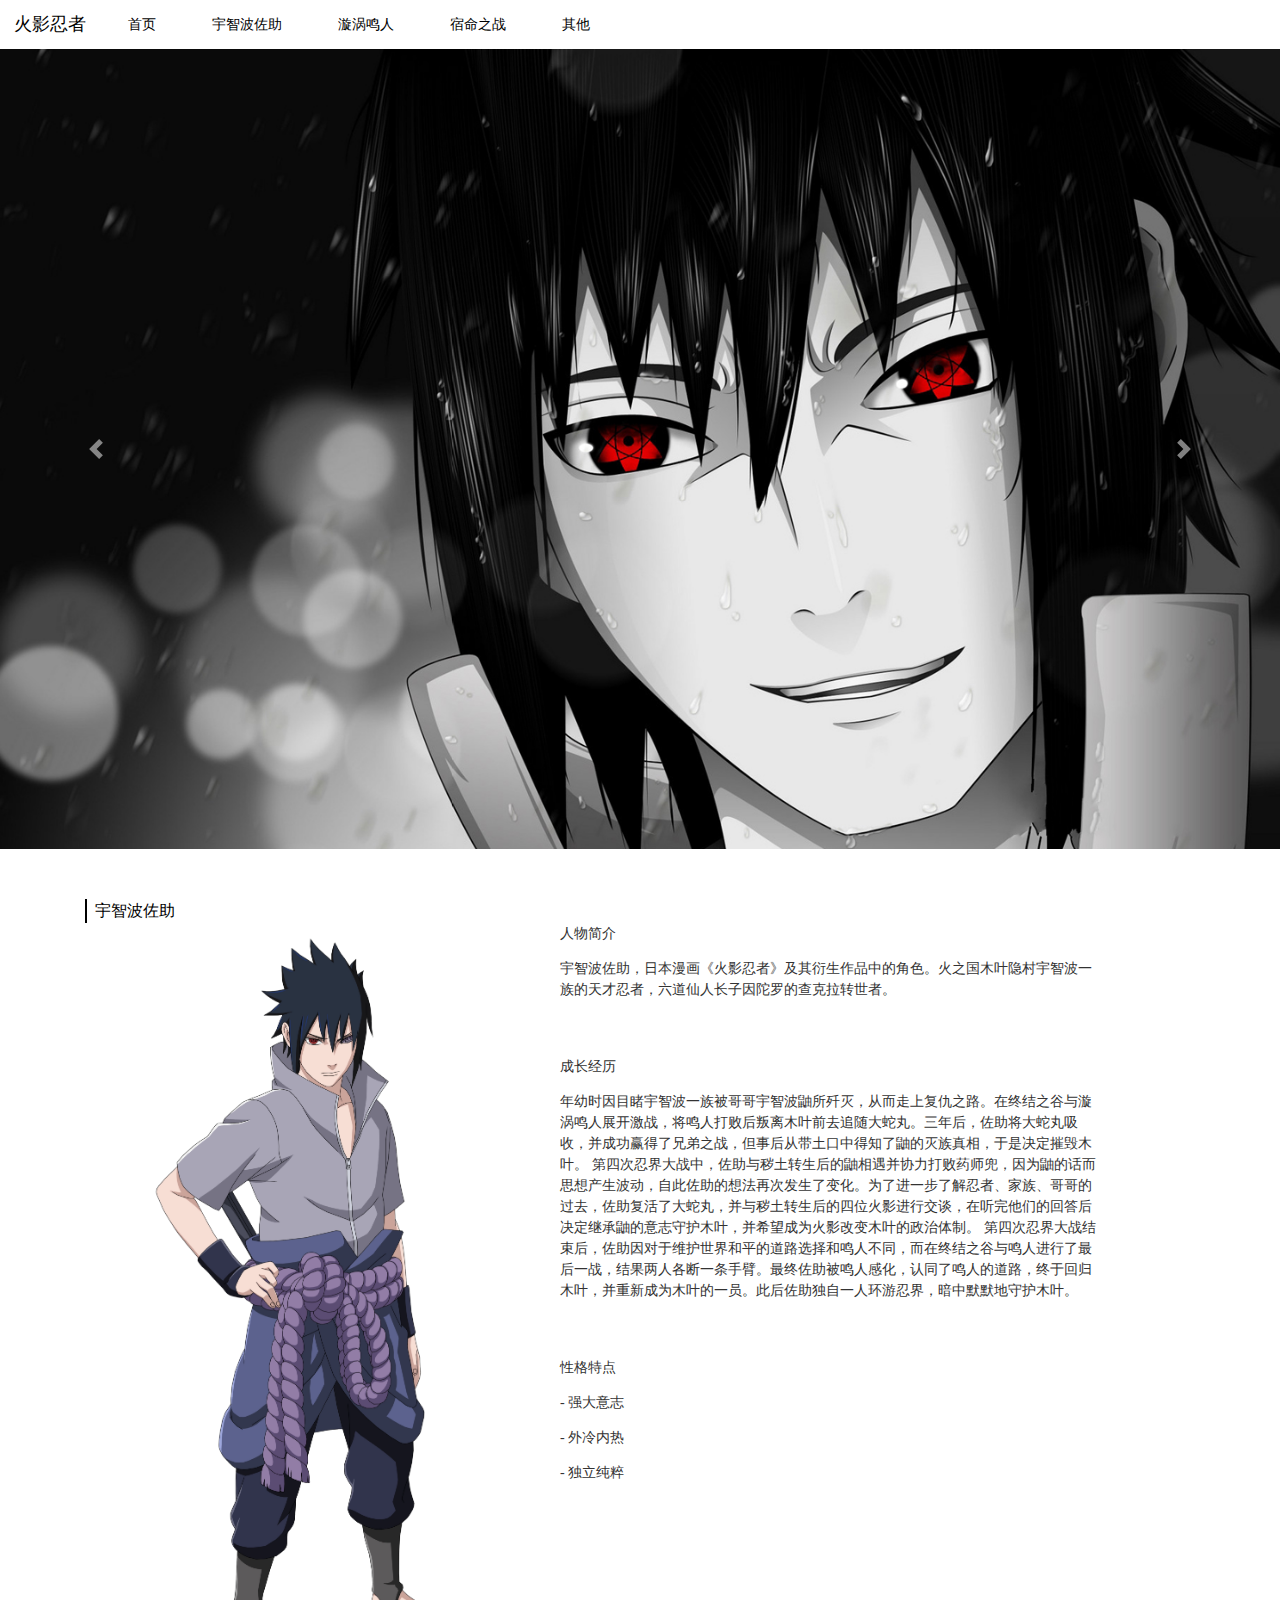
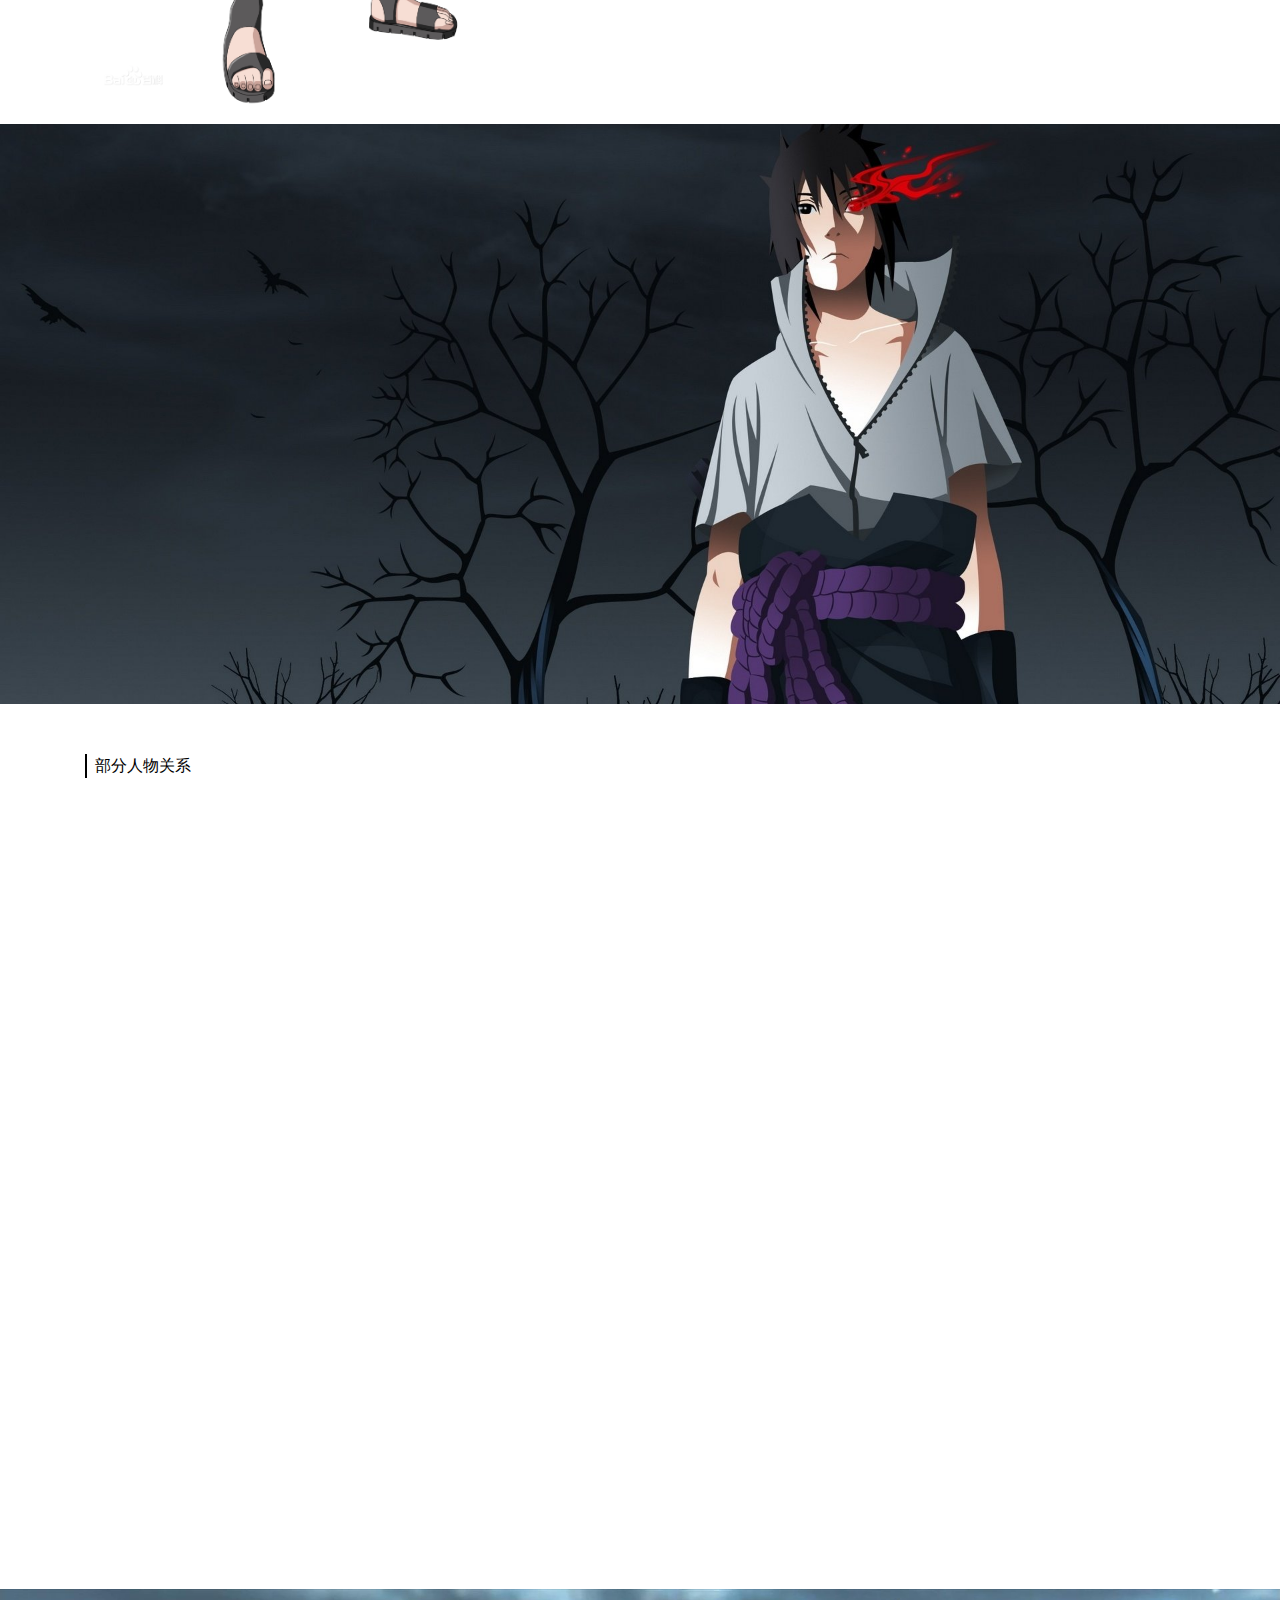
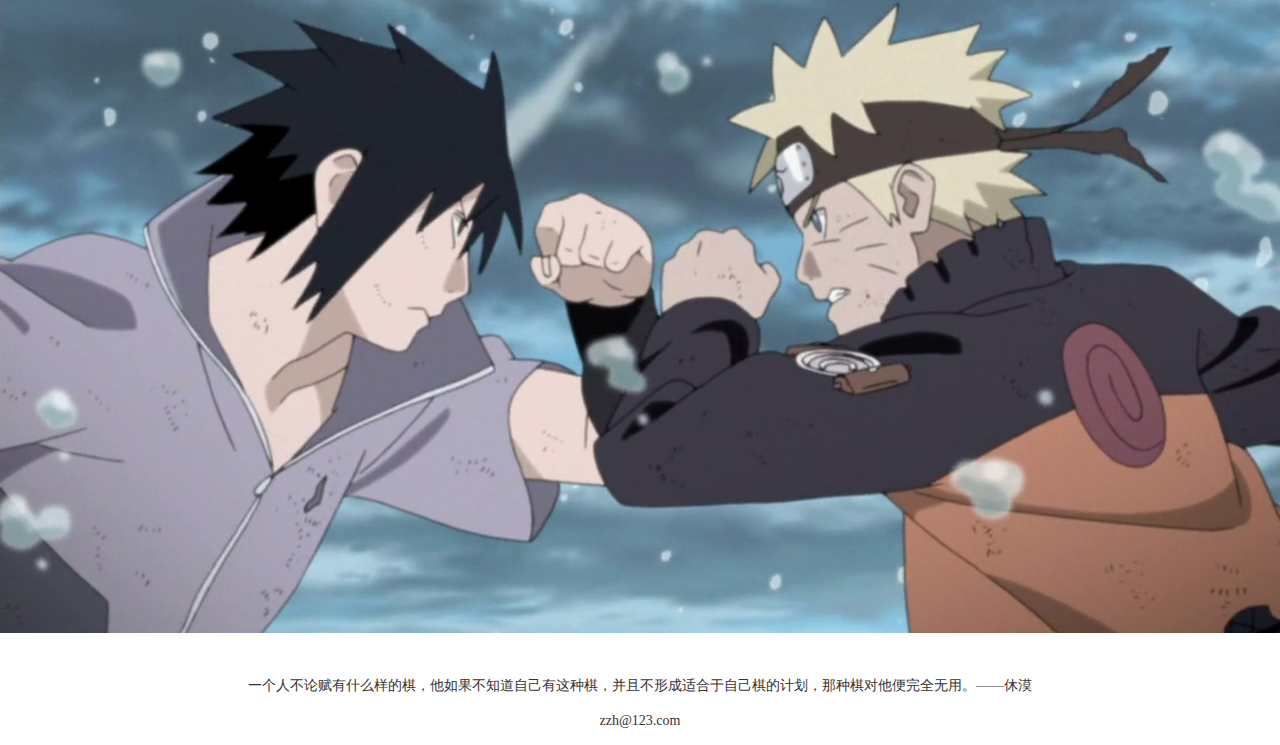
<file: Azzh Web1/index.html>
<!DOCTYPE html>
<html>
	<head>
		<meta charset="utf-8" />
		<meta name="viewport" content="width=device-width, initial-scale=1, shrink-to-fit=no">
		<title>Azglo-zh Web</title>
		<link rel="stylesheet" type="text/css" href="bootstrap/css/bootstrap.css" media="all"/>
		<link rel="stylesheet" type="text/css" href="css/style.css" media="all"/>
		<link rel="stylesheet" type="text/css" href="css/animate.css" media="all"/>
	</head>
	<body >
		<header>
			<!--Navbar-->
			<nav class="navbar navbar-expand-lg navbar-dark primary-color">
			  <!-- Navbar brand -->
			  <a class="navbar-brand" style="color: black;" href="#">火影忍者</a>
			  <!-- Collapse button -->
			  <button class="navbar-toggler" type="button" data-toggle="collapse" data-target="#basicExampleNav"
				aria-controls="basicExampleNav" aria-expanded="false" aria-label="Toggle navigation">
				<span class="navbar-toggler-icon"></span>
			  </button>
			  <!-- Collapsible content -->
			  <div class="collapse navbar-collapse" id="basicExampleNav">
				<!-- Links -->
				<ul class="navbar-nav mr-auto">
				  <li class="nav-item active">
					<a class="nav-link" style="color: black;" href="./shouye.html">首页
					</a>
				  </li>
				  <li class="nav-item">
					<a class="nav-link" style="color: black;" href="./index.html">宇智波佐助
						<span class="sr-only">(current)</span>
					</a>
				  </li>
				  <li class="nav-item">
					<a class="nav-link" style="color: black;" href="./index1.html">漩涡鸣人</a>
				  </li>
				  <!-- Dropdown -->
				  <li class="nav-item">
					<a class="nav-link"  style="color: black;" href="./jiban.html">宿命之战</a>
				  </li>
				  <li class="nav-item">
					<a class="nav-link" style="color: black;" href="./qita.html">其他</a>
				  </li>
				</ul>
				<!-- Links -->
			  </div>
			  <!-- Collapsible content -->
			</nav>
			<!--/.Navbar-->
		  </header>
		
		
        <div id="carouselExampleFade" class="carousel slide carousel-fade" data-ride="carousel">
        	<div class="carousel-inner">
        		<div class="carousel-item active">
        			<img src="./img/zz1.jpg" class="d-block w-100" alt="..." height="800" >
        		</div>
        		<div class="carousel-item">
        			<img src="./img/zz2.jpg" class="d-block w-100" alt="..." height="800">
        		</div>
        	</div>
        	<a class="carousel-control-prev" href="#carouselExampleFade" role="button" data-slide="prev">
        		<span class="carousel-control-prev-icon" aria-hidden="true"></span>
        		<span class="sr-only">Previous</span>
        	</a>
        	<a class="carousel-control-next" href="#carouselExampleFade" role="button" data-slide="next">
        		<span class="carousel-control-next-icon" aria-hidden="true"></span>
        		<span class="sr-only">Next</span>
        	</a>
        </div>
        
        

        <div class="container zylimg zylMarTop">
        	<div class="row wow slideInUp">
        		<div class="col-md-12">
        			<div class="zylTitle">宇智波佐助</div>
        		</div>
        		<div class="col-md-5">
        			<img src="./img/二柱子全身像.webp" />
        		</div>
        		<div class="col-md-6">
        			<p>人物简介</p>
        			<p>宇智波佐助，日本漫画《火影忍者》及其衍生作品中的角色。火之国木叶隐村宇智波一族的天才忍者，六道仙人长子因陀罗的查克拉转世者。</p>
					<br>
					<br>
        			<p>成长经历</p>
        			<p>年幼时因目睹宇智波一族被哥哥宇智波鼬所歼灭，从而走上复仇之路。在终结之谷与漩涡鸣人展开激战，将鸣人打败后叛离木叶前去追随大蛇丸。三年后，佐助将大蛇丸吸收，并成功赢得了兄弟之战，但事后从带土口中得知了鼬的灭族真相，于是决定摧毁木叶。
						第四次忍界大战中，佐助与秽土转生后的鼬相遇并协力打败药师兜，因为鼬的话而思想产生波动，自此佐助的想法再次发生了变化。为了进一步了解忍者、家族、哥哥的过去，佐助复活了大蛇丸，并与秽土转生后的四位火影进行交谈，在听完他们的回答后决定继承鼬的意志守护木叶，并希望成为火影改变木叶的政治体制。
                         第四次忍界大战结束后，佐助因对于维护世界和平的道路选择和鸣人不同，而在终结之谷与鸣人进行了最后一战，结果两人各断一条手臂。最终佐助被鸣人感化，认同了鸣人的道路，终于回归木叶，并重新成为木叶的一员。此后佐助独自一人环游忍界，暗中默默地守护木叶。
					</p>
					<br>
					<br>
        			<p>性格特点</p>
        			<p>- 强大意志</p>
        			<p>- 外冷内热</p>
        			<p>- 独立纯粹</p>
        		</div>
        	</div>
        </div>
        
        

        <div style="background-image: url(./img/zz4.jpg); background-size: cover;" class="zuozhu">
			<div class="container zylPadTop wow slideInUp">
				<div class="row">
					<div class="col-md-12">
						<div class="zylTitle">背景及信息</div>
					</div>
					<div class="col-md-7">
						<div class="zylPadTop">
							<p>背景</p>
							<p> 宇智波一族原是木叶中最强大的家族之一，标志为火扇，意为手持火焰之扇控制火焰能力极为突出的人。大多族员擅长火遁忍术。部分族员具有血继限界写轮眼，在战斗中赋予他们强大的洞察力和一些独特的瞳术。</p>
							<p>- 佐助具有敏锐直觉与判断力，在战斗中不忘冷静思考，具有准确看清对手的惊人洞察力，斑在战斗时便称赞佐助。同时，佐助的战术运用层面广，拥有能选择最有效忍术和手段的冷静判断力，并活用忍术及忍具。</p>
							<p>- 佐助具有学习和创新意识，他在复制了李的动作后很快创造出了属于自己的全新体术。在跟随大蛇丸的两年时间，佐助以千鸟为基础，创造出了一系列新的雷遁忍术。</p>
							<p>- 佐助具有领导能力，能挖掘具有特殊才能的忍者，他很清楚每一位团队成员想要的是什么，从而能够快速获得他们的帮助。疾风传中，佐助成功地领导“鹰”参与多次行动。</p>
							<p>- 佐助的左右手均能灵活使用，他通常用右手拿草薙剑，同时左手发动忍术。苦无袋绑在左腿处。当六道仙人让佐助举起惯用手时，他选择了左手。</p>
						</div>
					</div>
				</div>
			</div>
        </div>
		
		

        <div class="container zylimg zz1">
        	<div class="row">
        		<div class="col-md-12 zylPadBot">
        			<div class="zylTitle">部分人物关系</div>
        		</div>
        		<div class="col-6 col-md-4 wow slideInUp">
        			<div class="zylCenter zylPadBot zylImgAnimation">
        				<img src="./img/女儿.webp" />
        				<figcaption class="zylColor_1">女儿</figcaption>
	        			<div>うちは サラダ </div>
	        			<div>
							宇智波佐良娜</div>
        			</div>
        		</div>
        		<div class="col-6 col-md-4 wow slideInUp">
        			<div class="zylCenter zylPadBot zylImgAnimation">
        				<img src="./img/鼬.jpg" />
	        			<figcaption class="zylColor_1">兄长</figcaption>
	        			<div>うちは イタチ</div>
	        			<div>宇智波鼬</div>
        			</div>
        		</div>
        		<div class="col-6 col-md-4 wow slideInUp">
        			<div class="zylCenter zylPadBot zylImgAnimation">
        				<img src="./img/小樱.webp" />
	        			<figcaption class="zylColor_1">妻子</figcaption>
	        			<div>春野サクラ</div>
	        			<div>春野樱</div>
        			</div>
        		</div>
        	</div>
        </div>
        
        

        <div class="zylContainer_2" style="background-size: cover; background-image: url(./img/佐鸣.jpg);">
        	<div class="container wow slideInUp">
        		<div class="row">
        			<div class="col-md-12 zylCard zylimg">
	        			<div class="row">
	        				<div class="col-md-12 zylPadBot zylPadTop">
			        			<div class="zylTitle">写轮眼形态</div>
			        		</div>
			        		<div class="col-6 col-md-6" >
			        			<div class="zylCenter">
			        				<img src="./img/眼1.webp" />
			        				<p>永恒万花筒写轮眼</p>
			        			</div>
			        		</div>
			        		<div class="col-6 col-md-6">
			        			<div class="zylCenter">
			        				<img src="./img/眼2.jpg" />
			        				<p>轮回眼</p>
			        			</div>
			        		</div>
	        			</div>
	        		</div>
        		</div>
        	</div>
        </div>
		
		

        <br>
		<br>
		<p style="text-align: center;">
			一个人不论赋有什么样的棋，他如果不知道自己有这种棋，并且不形成适合于自己棋的计划，那种棋对他便完全无用。——休漠
		</p>
        		<div class="col-12 col-md-12">
        			<p class="zylCenter">zzh@123.com</p>
        		</div>
		
		<!--<div style="height: 800px;"></div>-->
		<script type="text/javascript" src="js/jquery.min.js"></script>
		<script type="text/javascript" src="bootstrap/js/jquery.slim.min.js"></script>
		<script type="text/javascript" src="bootstrap/js/popper.min.js"></script>
		<script type="text/javascript" src="bootstrap/js/bootstrap.min.js"></script>
		<script type="text/javascript" src="js/wow.min.js"></script>
		<script type="text/javascript">
			if (!(/msie [6|7|8|9]/i.test(navigator.userAgent))){
				new WOW().init();
			};
		</script>
	</body>
</html>
</file>
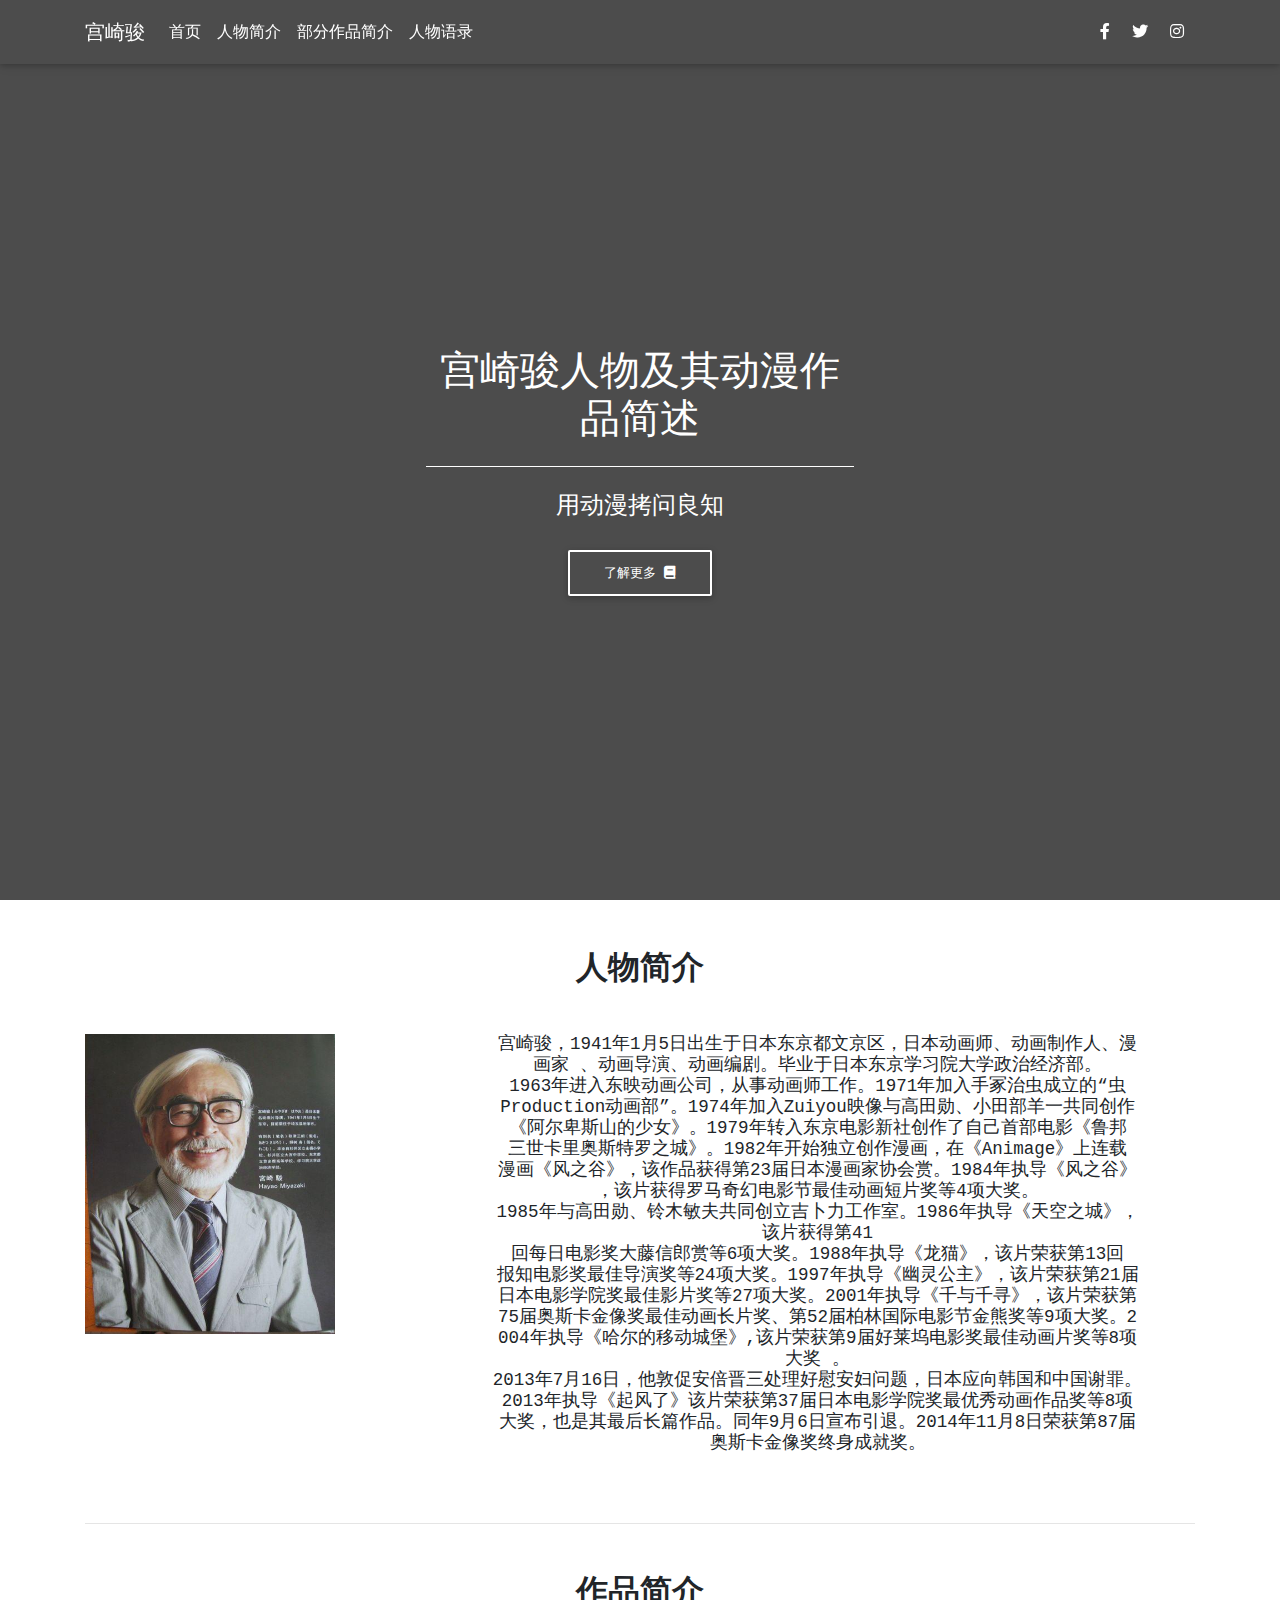
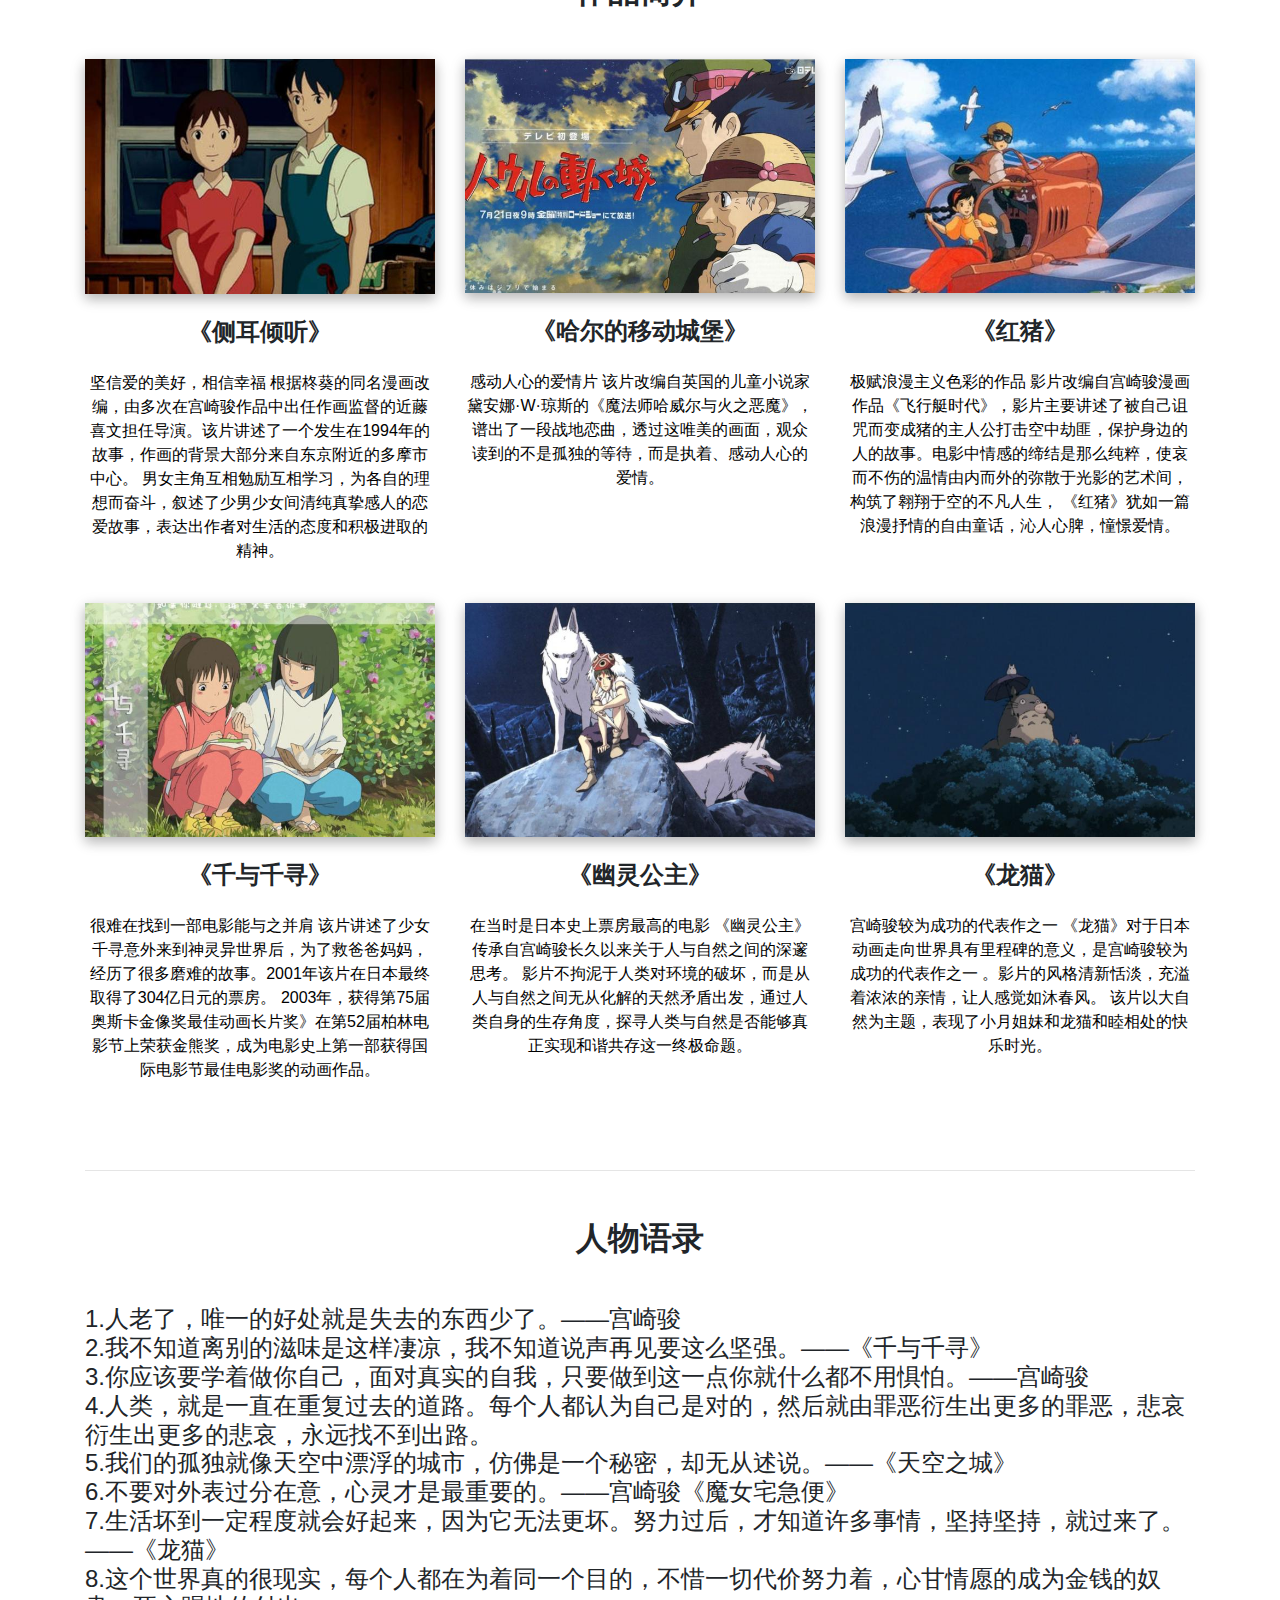
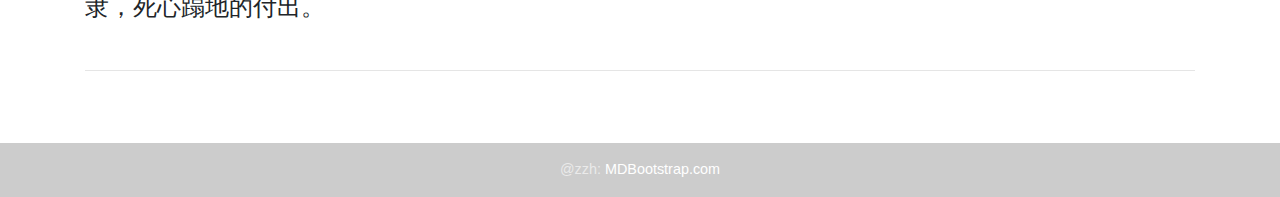
<file: The frist web2.0/index.html>
<!DOCTYPE html>
<html>

<head>
  <meta charset="UTF-8">
  <meta name="viewport" content="width=device-width, initial-scale=1, shrink-to-fit=no">
  <meta http-equiv="x-ua-compatible" content="ie=edge">
  <title>第一个网页</title>
  <!-- MDB icon -->
  <link rel="icon" href="img/mdb-favicon.ico" type="image/x-icon">
  <!-- Font Awesome -->
  <link rel="stylesheet" href="https://use.fontawesome.com/releases/v5.11.2/css/all.css">
  <!-- Bootstrap core CSS -->
  <link rel="stylesheet" href="css/bootstrap.min.css">
  <!-- Material Design Bootstrap -->
  <link rel="stylesheet" href="css/mdb.min.css">
  <!-- Your custom styles (optional) -->
  <link rel="stylesheet" href="css/style.css">
</head>

<body>
  <!--Main Navigation-->
  <header>
    <!--Navbar-->
    <nav class="navbar navbar-expand-lg navbar-dark scrolling-navbar fixed-top">

      <div class="container">

        <!-- Navbar brand -->
        <a class="navbar-brand" href="#">宫崎骏</a>

        <!-- Collapse button -->
        <button class="navbar-toggler" type="button" data-toggle="collapse" data-target="#basicExampleNav"
          aria-controls="basicExampleNav" aria-expanded="false" aria-label="Toggle navigation">
          <span class="navbar-toggler-icon"></span>
        </button>

        <!-- Collapsible content -->
        <div class="collapse navbar-collapse" id="basicExampleNav">

          <!-- Links -->
          <ul class="navbar-nav mr-auto smooth-scroll">
            <li class="nav-item">
              <a class="nav-link" href="#intro">首页</a>
            </li>
            <li class="nav-item">
              <a class="nav-link" href="#best-features">人物简介</a>
            </li>
            <li class="nav-item">
              <a class="nav-link" href="#examples">部分作品简介</a>
            </li>
            <li class="nav-item">
              <a class="nav-link" href="#gallery">人物语录</a>
            </li>
          </ul>
          <!-- Links -->

          <!-- Social Icon  -->
          <ul class="navbar-nav nav-flex-icons">
            <li class="nav-item">
              <a class="nav-link"><i class="fab fa-facebook-f"></i></a>
            </li>
            <li class="nav-item">
              <a class="nav-link"><i class="fab fa-twitter"></i></a>
            </li>
            <li class="nav-item">
              <a class="nav-link"><i class="fab fa-instagram"></i></a>
            </li>
          </ul>
        </div>
        <!-- Collapsible content -->

      </div>

    </nav>
    <!--/.Navbar-->
    <!--Mask-->
    <div id="intro" class="view">

      <div class="mask rgba-black-strong">

        <div class="container-fluid d-flex align-items-center justify-content-center h-100">

          <div class="row d-flex justify-content-center text-center">

            <div class="col-md-10">

              <!-- Heading -->
              <h1 class="h1-reponsive white-text text-uppercase font-weight-bold mb-0 pt-md-5 pt-5 wow fadeInDown"
                data-wow-delay="0.3s"><strong>宫崎骏人物及其动漫作品简述</strong></h1>

              <!-- Divider -->
              <hr class="hr-light my-4 wow fadeInDown" data-wow-delay="0.4s">

              <!-- Description -->
              <h4 class="white-text my-4">用动漫拷问良知</h4>
              <button type="button" class="btn btn-outline-white">了解更多<i class="fas fa-book ml-2"></i></button>

            </div>

          </div>

        </div>

      </div>

    </div>
    <!--/.Mask-->
  </header>
  <!--Main Navigation-->

  <!--Main layout-->
  <main class="mt-5">
    <div class="container">

      <!--Section: Best Features-->
      <section id="best-features" class="text-center">

        <!-- Heading -->
        <h2 class="mb-5 font-weight-bold">人物简介</h2>
        <img src="./img/gqj.jpg" class="example-float-left" alt="man" height="300" width="250">
      

        <h5><pre>
          宫崎骏，1941年1月5日出生于日本东京都文京区，日本动画师、动画制作人、漫
          画家 、动画导演、动画编剧。毕业于日本东京学习院大学政治经济部。
          1963年进入东映动画公司，从事动画师工作。1971年加入手冢治虫成立的“虫
          Production动画部”。1974年加入Zuiyou映像与高田勋、小田部羊一共同创作
          《阿尔卑斯山的少女》。1979年转入东京电影新社创作了自己首部电影《鲁邦
          三世卡里奥斯特罗之城》。1982年开始独立创作漫画，在《Animage》上连载
          漫画《风之谷》，该作品获得第23届日本漫画家协会赏。1984年执导《风之谷》
          ，该片获得罗马奇幻电影节最佳动画短片奖等4项大奖。
          1985年与高田勋、铃木敏夫共同创立吉卜力工作室。1986年执导《天空之城》，
          该片获得第41
          回每日电影奖大藤信郎赏等6项大奖。1988年执导《龙猫》，该片荣获第13回
          报知电影奖最佳导演奖等24项大奖。1997年执导《幽灵公主》，该片荣获第21届
          日本电影学院奖最佳影片奖等27项大奖。2001年执导《千与千寻》，该片荣获第
          75届奥斯卡金像奖最佳动画长片奖、第52届柏林国际电影节金熊奖等9项大奖。2
          004年执导《哈尔的移动城堡》,该片荣获第9届好莱坞电影奖最佳动画片奖等8项
          大奖 。
          2013年7月16日，他敦促安倍晋三处理好慰安妇问题，日本应向韩国和中国谢罪。
          2013年执导《起风了》该片荣获第37届日本电影学院奖最优秀动画作品奖等8项
          大奖，也是其最后长篇作品。同年9月6日宣布引退。2014年11月8日荣获第87届
          奥斯卡金像奖终身成就奖。
          </pre>
        </h5>
      
      </section>
      <!--Section: Best Features-->

      <hr class="my-5">

      <!--Section: Examples-->
      <section id="examples" class="text-center">

        <!-- heading -->
        <h2 class="mb-5 font-weight-bold">作品简介</h2>

        <!--Grid row-->
        <div class="row">

          <!--Grid column-->
          <div class="col-lg-4 col-md-12 mb-4">

            <div class="view overlay z-depth-1-half">
              <img src="./img/ceqt.jpg" class="img-fluid">
              <a href="#!">
                <div class="mask rgba-white-slight"></div>
              </a>
            </div>

            <h4 class="my-4 font-weight-bold">《侧耳倾听》</h4>
            <p class="black-text">坚信爱的美好，相信幸福

              根据柊葵的同名漫画改编，由多次在宫崎骏作品中出任作画监督的近藤喜文担任导演。该片讲述了一个发生在1994年的故事，作画的背景大部分来自东京附近的多摩市中心。
              男女主角互相勉励互相学习，为各自的理想而奋斗，叙述了少男少女间清纯真挚感人的恋爱故事，表达出作者对生活的态度和积极进取的精神。</p>

          </div>
          <!--Grid column-->

          <!--Grid column-->
          <div class="col-lg-4 col-md-6 mb-4">

            <div class="view overlay z-depth-1-half">
              <img src="./img/hedydcb.jpg" class="img-fluid">
              <a href="#!">
                <div class="mask rgba-white-slight"></div>
              </a>
            </div>

            <h4 class="my-4 font-weight-bold">《哈尔的移动城堡》</h4>
            <p class="black-text">感动人心的爱情片

              该片改编自英国的儿童小说家黛安娜·W·琼斯的《魔法师哈威尔与火之恶魔》，谱出了一段战地恋曲，透过这唯美的画面，观众读到的不是孤独的等待，而是执着、感动人心的爱情。</p>

          </div>
          <!--Grid column-->

          <!--Grid column-->
          <div class="col-lg-4 col-md-6 mb-4">

            <div class="view overlay z-depth-1-half">
              <img src="./img/hz.jpg" class="img-fluid">
              <a href="#!">
                <div class="mask rgba-white-slight"></div>
              </a>
            </div>

            <h4 class="my-4 font-weight-bold">《红猪》</h4>
            <p class="black-text">极赋浪漫主义色彩的作品

              影片改编自宫崎骏漫画作品《飞行艇时代》，影片主要讲述了被自己诅咒而变成猪的主人公打击空中劫匪，保护身边的人的故事。电影中情感的缔结是那么纯粹，使哀而不伤的温情由内而外的弥散于光影的艺术间，构筑了翱翔于空的不凡人生，
          《红猪》犹如一篇浪漫抒情的自由童话，沁人心脾，憧憬爱情。</p>

          </div>
          <!--Grid column-->

        </div>
        <!--Grid row-->

        <!--Grid row-->
        <div class="row">

          <!--Grid column-->
          <div class="col-lg-4 col-md-12 mb-4">

            <div class="view overlay z-depth-1-half">
              <img src="./img/qyqx.jpg" class="img-fluid">
              <a href="#!">
                <div class="mask rgba-white-slight"></div>
              </a>
            </div>

            <h4 class="my-4 font-weight-bold">《千与千寻》</h4>
            <p class="black-text">很难在找到一部电影能与之并肩

              该片讲述了少女千寻意外来到神灵异世界后，为了救爸爸妈妈，经历了很多磨难的故事。2001年该片在日本最终取得了304亿日元的票房。
              2003年，获得第75届奥斯卡金像奖最佳动画长片奖》在第52届柏林电影节上荣获金熊奖，成为电影史上第一部获得国际电影节最佳电影奖的动画作品。</p>

          </div>
          <!--Grid column-->

          <!--Grid column-->
          <div class="col-lg-4 col-md-6 mb-4">

            <div class="view overlay z-depth-1-half">
              <img src="./img/ylgz.jpg" class="img-fluid">
              <a href="#!">
                <div class="mask rgba-white-slight"></div>
              </a>
            </div>

            <h4 class="my-4 font-weight-bold">《幽灵公主》</h4>
            <p class="black-text">在当时是日本史上票房最高的电影

              《幽灵公主》传承自宫崎骏长久以来关于人与自然之间的深邃思考。
              影片不拘泥于人类对环境的破坏，而是从人与自然之间无从化解的天然矛盾出发，通过人类自身的生存角度，探寻人类与自然是否能够真正实现和谐共存这一终极命题。</p>

          </div>
          <!--Grid column-->

          <!--Grid column-->
          <div class="col-lg-4 col-md-6 mb-4">

            <div class="view overlay z-depth-1-half">
              <img src="./img/lm.jpg" class="img-fluid">
              <a href="#!">
                <div class="mask rgba-white-slight"></div>
              </a>
            </div>

            <h4 class="my-4 font-weight-bold">《龙猫》</h4>
            <p class="black-text">宫崎骏较为成功的代表作之一

              《龙猫》对于日本动画走向世界具有里程碑的意义，是宫崎骏较为成功的代表作之一 。影片的风格清新恬淡，充溢着浓浓的亲情，让人感觉如沐春风。
              该片以大自然为主题，表现了小月姐妹和龙猫和睦相处的快乐时光。</p>

          </div>
          <!--Grid column-->

        </div>
        <!--Grid row-->

      </section>
      <!--Section: Examples-->

      <hr class="my-5">

<!--Section: Gallery-->
<section id="gallery" >
  <h2 class="mb-5 font-weight-bold text-center" >人物语录</h2>
<h4>
  <p>
    1.人老了，唯一的好处就是失去的东西少了。——宫崎骏<br>
    2.我不知道离别的滋味是这样凄凉，我不知道说声再见要这么坚强。——《千与千寻》<br>
    3.你应该要学着做你自己，面对真实的自我，只要做到这一点你就什么都不用惧怕。——宫崎骏<br>
    4.人类，就是一直在重复过去的道路。每个人都认为自己是对的，然后就由罪恶衍生出更多的罪恶，悲哀衍生出更多的悲哀，永远找不到出路。<br>
    5.我们的孤独就像天空中漂浮的城市，仿佛是一个秘密，却无从述说。——《天空之城》<br>
    6.不要对外表过分在意，心灵才是最重要的。——宫崎骏《魔女宅急便》<br>
    7.生活坏到一定程度就会好起来，因为它无法更坏。努力过后，才知道许多事情，坚持坚持，就过来了。——《龙猫》<br>
    8.这个世界真的很现实，每个人都在为着同一个目的，不惜一切代价努力着，心甘情愿的成为金钱的奴隶，死心蹋地的付出。<br>
  </p>
</h4> 


</section>
<!--Section: Gallery-->

      <hr class="my-5">

      <!--Section: Contact-->
      <section id="contact">

       

      </section>
      <!--Section: Contact-->
    </div>
  </main>
  <!--Main layout-->

<!-- Footer -->
<footer class="page-footer font-small pt-4">

  <!-- Copyright -->
  <div class="footer-copyright text-center py-3">@zzh:
    <a href="https://mdbootstrap.com/education/bootstrap/"> MDBootstrap.com</a>
  </div>
  <!-- Copyright -->

</footer>

<!--Footer-->

  <!-- jQuery -->
  <script type="text/javascript" src="js/jquery.min.js"></script>
  <!-- Bootstrap tooltips -->
  <script type="text/javascript" src="js/popper.min.js"></script>
  <!-- Bootstrap core JavaScript -->
  <script type="text/javascript" src="js/bootstrap.min.js"></script>
  <!-- MDB core JavaScript -->
  <script type="text/javascript" src="js/mdb.min.js"></script>
  <!-- 导入 Sogou Map API -->
  <script type="text/javascript" src="https://api.go2map.com/maps/js/api_v2.5.1.js"></script>
  <!-- Your custom scripts (optional) -->
  <script type="text/javascript"></script>

</body>

</html>
</file>
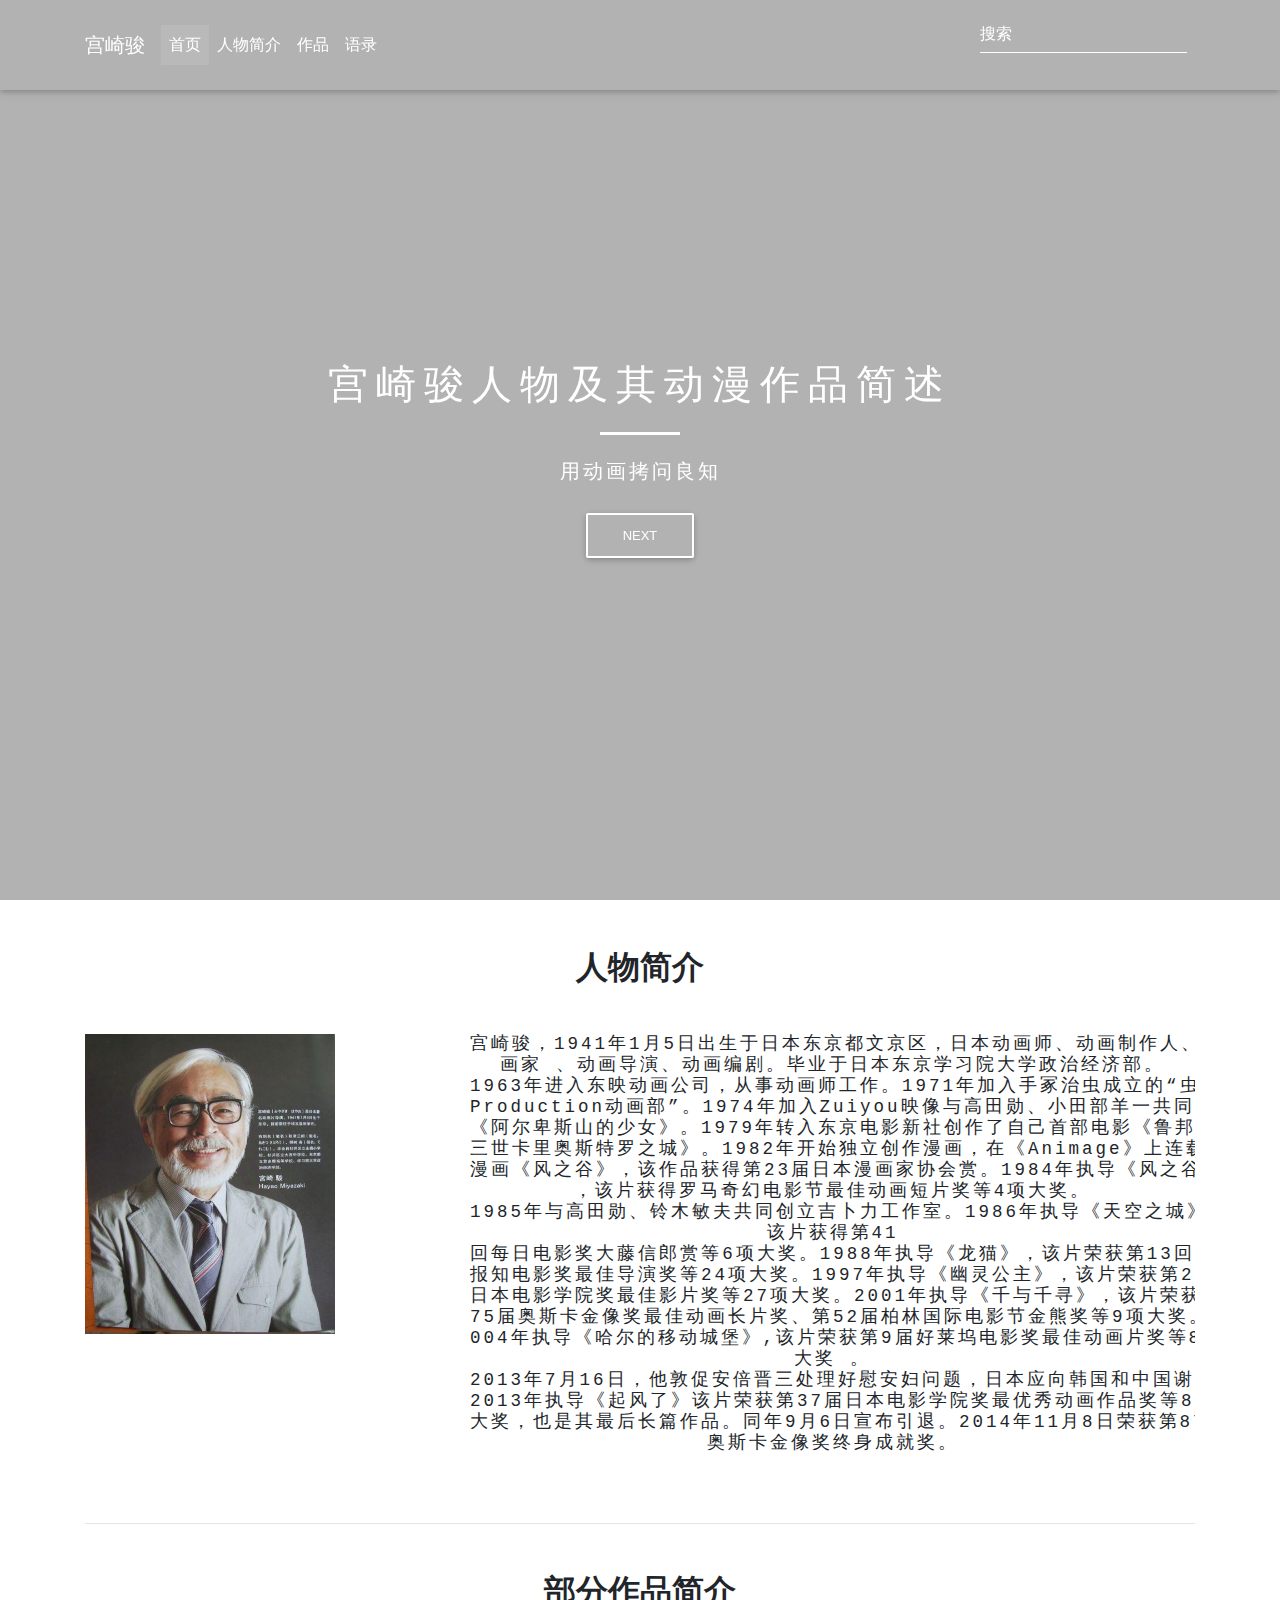
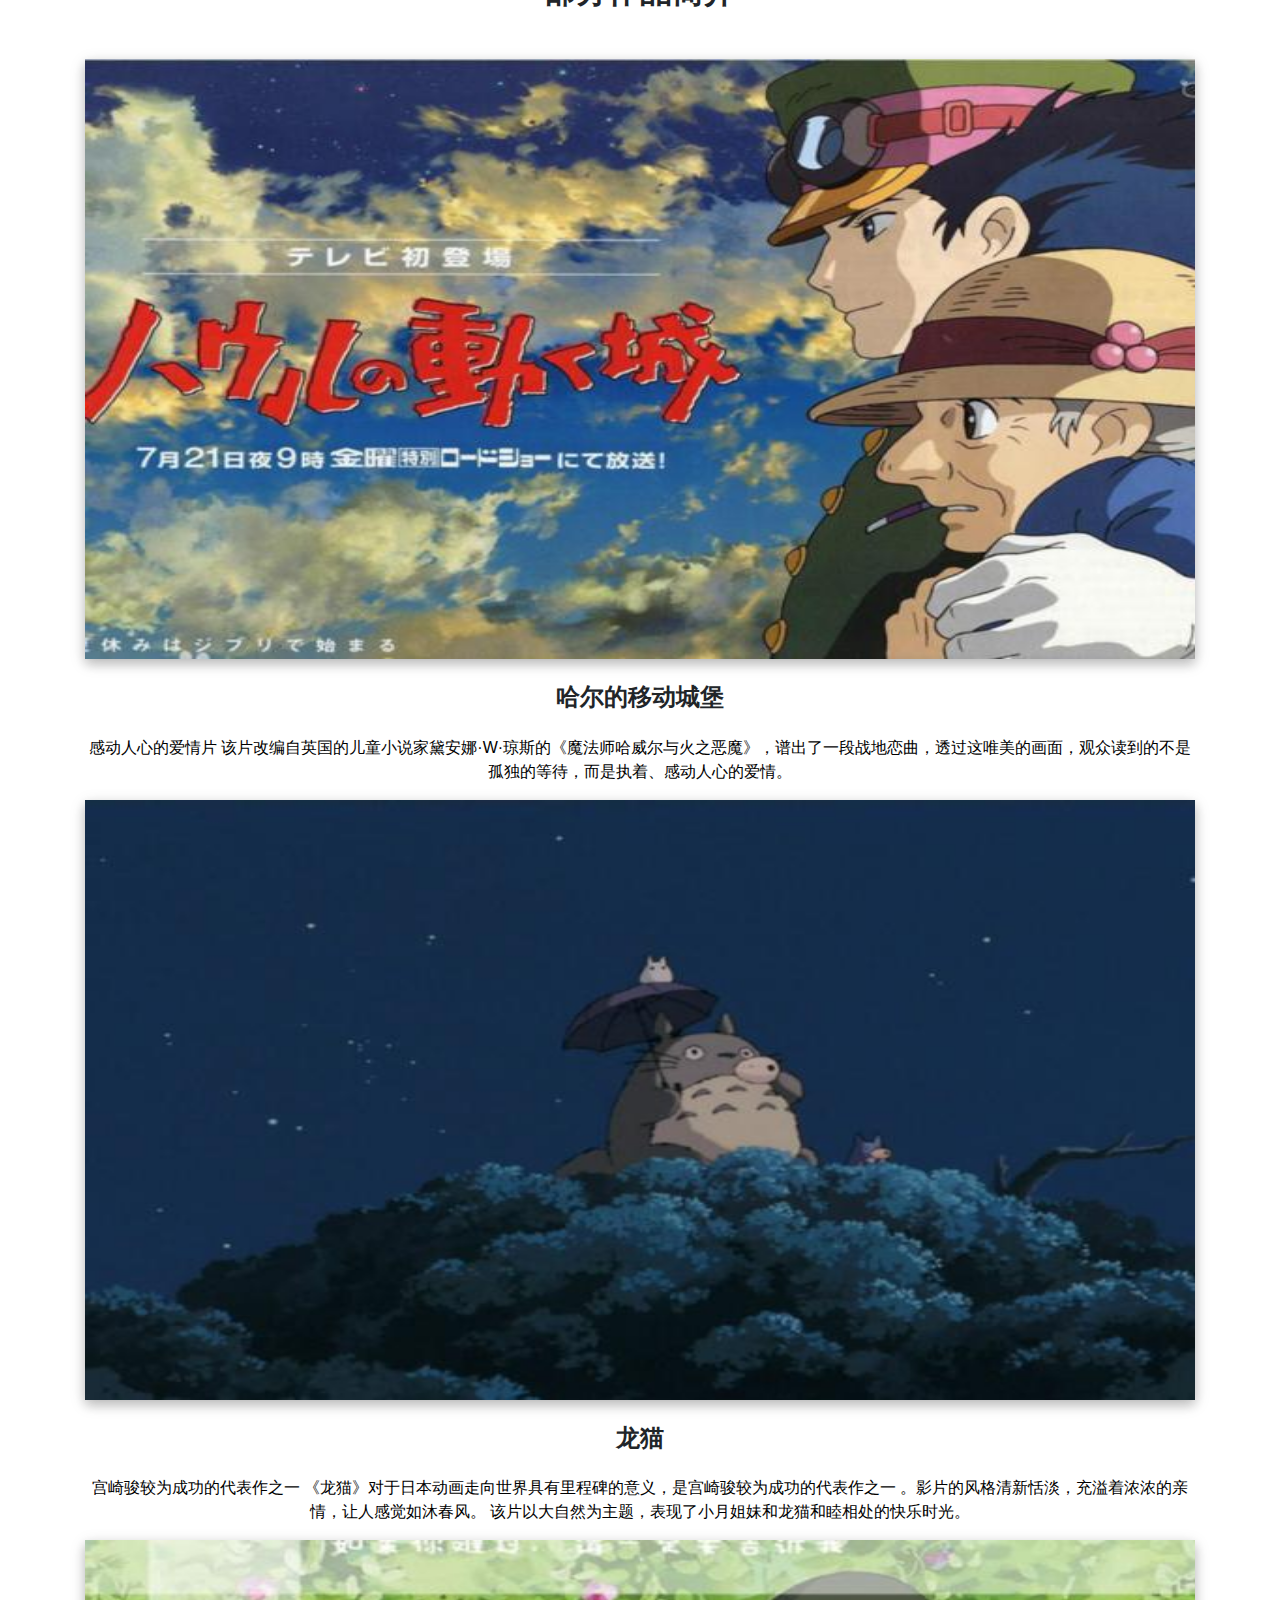
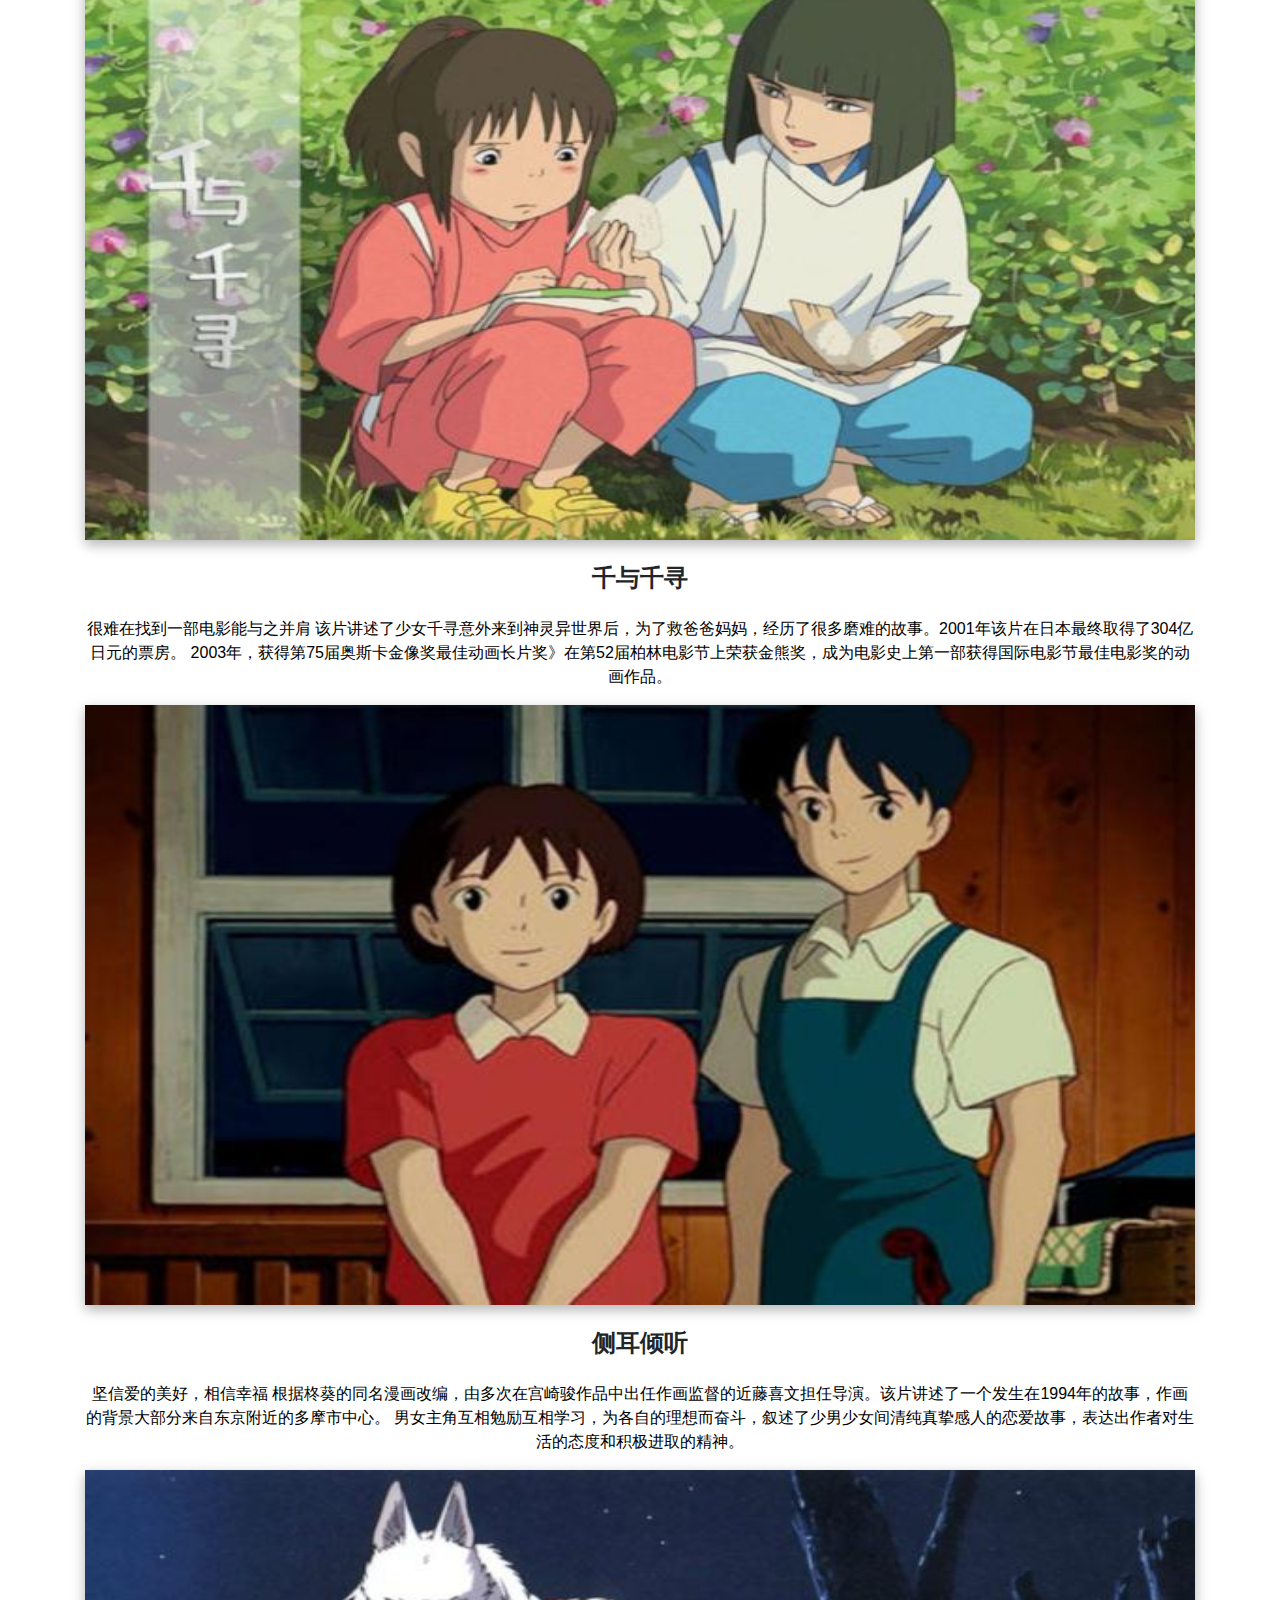
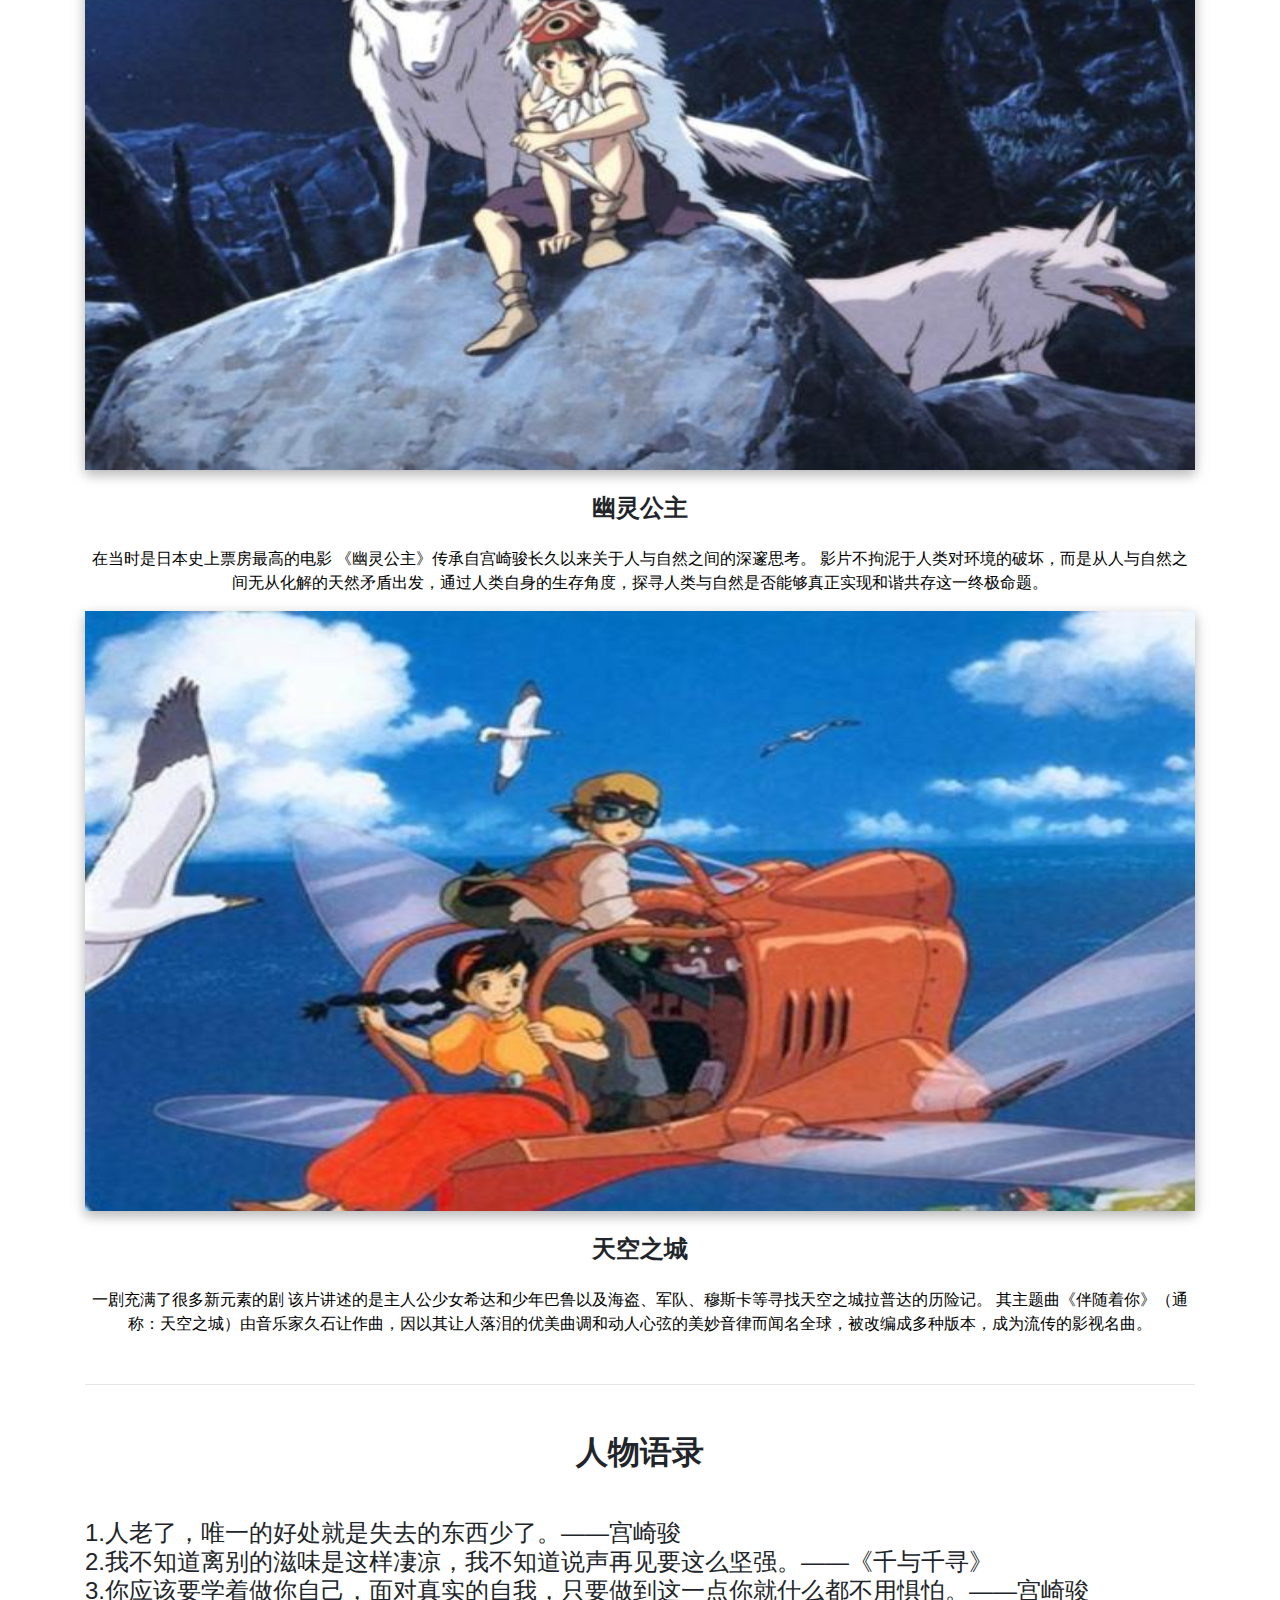
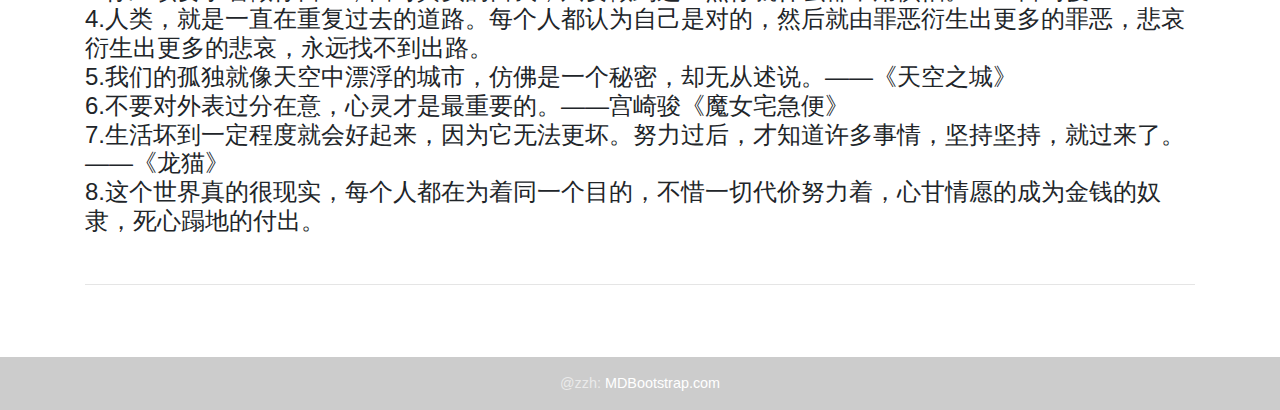
<file: The frist web/MDB-Pro-4.12/index.html>
<!DOCTYPE html>
<html>

<head>
  <meta charset="UTF-8">
  <meta name="viewport" content="width=device-width, initial-scale=1, shrink-to-fit=no">
  <meta http-equiv="x-ua-compatible" content="ie=edge">
  <title>The frist web</title>
  <!-- MDB icon -->
  <link rel="icon" href="img/mdb-favicon.ico" type="image/x-icon">
  <!-- Font Awesome -->
  <link rel="stylesheet" href="https://use.fontawesome.com/releases/v5.11.2/css/all.css">
  <!-- Bootstrap core CSS -->
  <link rel="stylesheet" href="css/bootstrap.min.css">
  <!-- Material Design Bootstrap -->
  <link rel="stylesheet" href="css/mdb.min.css">
  <!-- Your custom styles (optional) -->
  <link rel="stylesheet" href="css/style.css">
</head>

<body>

  <!-- Start your project here-->  
  <header>
    <!--Navbar-->
    <nav class="navbar navbar-expand-lg navbar-dark fixed-top scrolling-navbar">
      <div class="container">
        <a class="navbar-brand" href="#"><strong>宫崎骏</strong></a>
        <button class="navbar-toggler" type="button" data-toggle="collapse" data-target="#navbarSupportedContent-7"
          aria-controls="navbarSupportedContent-7" aria-expanded="false" aria-label="Toggle navigation">
          <span class="navbar-toggler-icon"></span>
        </button>
        <div class="collapse navbar-collapse" id="navbarSupportedContent-7">
          <ul class="navbar-nav mr-auto">
            <li class="nav-item active">
              <a class="nav-link" href="#">首页 <span class="sr-only">(current)</span></a>
            </li>
            <li class="nav-item">
              <a class="nav-link" href="#">人物简介</a>
            </li>
            <li class="nav-item">
              <a class="nav-link" href="#">作品</a>
            </li>
            <li class="nav-item">
              <a class="nav-link" href="#">语录</a>
            </li>
          </ul>
          <form class="form-inline">
            <div class="md-form mt-0">
              <input class="form-control mr-sm-2" type="text" placeholder="搜索" aria-label="Search">
            </div>
          </form>
        </div>
      </div>
    </nav>
    <!-- Navbar -->
    <!-- Full Page Intro -->
    <div class="view jarallax" data-jarallax='{"speed": 0.2}' style="background-image: url('https://img1.baidu.com/it/u=3525040569,1038095768&fm=26&fmt=auto&gp=0.jpg'); background-repeat: no-repeat; background-size: cover; background-position: center center;">
      <!-- Mask & flexbox options-->
      <div class="mask rgba-black-light d-flex justify-content-center align-items-center">
        <!-- Content -->
        <div class="container">
          <!--Grid row-->
          <div class="row">
            <!--Grid column-->
            <div class="col-md-12 mb-4 white-text text-center">
              <h1 class="h1-reponsive white-text text-uppercase font-weight-bold mb-0 pt-md-5 pt-5 wow fadeInDown"
                data-wow-delay="0.3s"><strong>宫崎骏人物及其动漫作品简述</strong></h1>
              <hr class="hr-light my-4 wow fadeInDown" data-wow-delay="0.4s">
              <h5 class="text-uppercase mb-4 white-text wow fadeInDown" data-wow-delay="0.4s"><strong>用动画拷问良知</strong></h5>
              <a class="btn btn-outline-white wow fadeInDown" data-wow-delay="0.4s">NEXT</a>
            </div>
            <!--Grid column-->
          </div>
          <!--Grid row-->
        </div>
        <!-- Content -->
      </div>
      <!-- Mask & flexbox options-->
    </div>
    <!-- Full Page Intro -->
  </header>
  <!--Main layout-->
  <main class="mt-5">
    <div class="container">
  
      <!--Section: Best Features-->
      <section id="best-features" class="text-center">

        <!-- Heading -->
        <h2 class="mb-5 font-weight-bold">人物简介</h2>
        <img src="./img/gqj.jpg" class="example-float-left" alt="man" height="300" width="250">
      

        <h5><pre>
          宫崎骏，1941年1月5日出生于日本东京都文京区，日本动画师、动画制作人、漫
          画家 、动画导演、动画编剧。毕业于日本东京学习院大学政治经济部。
          1963年进入东映动画公司，从事动画师工作。1971年加入手冢治虫成立的“虫
          Production动画部”。1974年加入Zuiyou映像与高田勋、小田部羊一共同创作
          《阿尔卑斯山的少女》。1979年转入东京电影新社创作了自己首部电影《鲁邦
          三世卡里奥斯特罗之城》。1982年开始独立创作漫画，在《Animage》上连载
          漫画《风之谷》，该作品获得第23届日本漫画家协会赏。1984年执导《风之谷》
          ，该片获得罗马奇幻电影节最佳动画短片奖等4项大奖。
          1985年与高田勋、铃木敏夫共同创立吉卜力工作室。1986年执导《天空之城》，
          该片获得第41
          回每日电影奖大藤信郎赏等6项大奖。1988年执导《龙猫》，该片荣获第13回
          报知电影奖最佳导演奖等24项大奖。1997年执导《幽灵公主》，该片荣获第21届
          日本电影学院奖最佳影片奖等27项大奖。2001年执导《千与千寻》，该片荣获第
          75届奥斯卡金像奖最佳动画长片奖、第52届柏林国际电影节金熊奖等9项大奖。2
          004年执导《哈尔的移动城堡》,该片荣获第9届好莱坞电影奖最佳动画片奖等8项
          大奖 。
          2013年7月16日，他敦促安倍晋三处理好慰安妇问题，日本应向韩国和中国谢罪。
          2013年执导《起风了》该片荣获第37届日本电影学院奖最优秀动画作品奖等8项
          大奖，也是其最后长篇作品。同年9月6日宣布引退。2014年11月8日荣获第87届
          奥斯卡金像奖终身成就奖。
          </pre>
        </h5>
      
      </section>
      <!--Section: Best Features-->
  
      <hr class="my-5">
  
      <!--Section: Examples-->
      <section id="examples" class="text-center">
          <!-- heading -->
          <h2 class="mb-5 font-weight-bold">部分作品简介</h2>

          <!--Grid row-->
          <div class>
  
            <!--Grid column-->
  
              <div class="view overlay z-depth-1-half">
                <img src="./img/hedydcb.jpg" width="1200" height="600" >
                <a href="#!">
                  <div class="mask rgba-white-slight"></div>
                </a>
              </div>
  
              <h4 class="my-4 font-weight-bold">哈尔的移动城堡</h4>
              <p class="black-text">感动人心的爱情片

                该片改编自英国的儿童小说家黛安娜·W·琼斯的《魔法师哈威尔与火之恶魔》，谱出了一段战地恋曲，透过这唯美的画面，观众读到的不是孤独的等待，而是执着、感动人心的爱情。</p>
  
            <!--Grid column-->
  
            <!--Grid column-->
  
              <div class="view overlay z-depth-1-half">
                <img src="./img/lm.jpg" width="1200" height="600" >
                <a href="#!">
                  <div class="mask rgba-white-slight"></div>
                </a>
              </div>
  
              <h4 class="my-4 font-weight-bold">龙猫</h4>
              <p class="black-text">宫崎骏较为成功的代表作之一

                《龙猫》对于日本动画走向世界具有里程碑的意义，是宫崎骏较为成功的代表作之一 。影片的风格清新恬淡，充溢着浓浓的亲情，让人感觉如沐春风。
                该片以大自然为主题，表现了小月姐妹和龙猫和睦相处的快乐时光。</p>
  
            <!--Grid column-->
  
            <!--Grid column-->
  
              <div class="view overlay z-depth-1-half">
                <img src="./img/qyqx.jpg" width="1200" height="600">
                <a href="#!">
                  <div class="mask rgba-white-slight"></div>
                </a>
              </div>
  
              <h4 class="my-4 font-weight-bold">千与千寻</h4>
              <p class="black-text">很难在找到一部电影能与之并肩

                该片讲述了少女千寻意外来到神灵异世界后，为了救爸爸妈妈，经历了很多磨难的故事。2001年该片在日本最终取得了304亿日元的票房。
                2003年，获得第75届奥斯卡金像奖最佳动画长片奖》在第52届柏林电影节上荣获金熊奖，成为电影史上第一部获得国际电影节最佳电影奖的动画作品。</p>
  
            <!--Grid column-->
  
          </div>
          <!--Grid row-->
  
          <!--Grid row-->
  
            <!--Grid column-->
              <div class="view overlay z-depth-1-half">
                <img src="./img/ceqt.jpg" width="1200" height="600" >
                <a href="#!">
                  <div class="mask rgba-white-slight"></div>
                </a>
              </div>
  
              <h4 class="my-4 font-weight-bold">侧耳倾听</h4>
              <p class="black-text">坚信爱的美好，相信幸福

                根据柊葵的同名漫画改编，由多次在宫崎骏作品中出任作画监督的近藤喜文担任导演。该片讲述了一个发生在1994年的故事，作画的背景大部分来自东京附近的多摩市中心。
                男女主角互相勉励互相学习，为各自的理想而奋斗，叙述了少男少女间清纯真挚感人的恋爱故事，表达出作者对生活的态度和积极进取的精神。</p>
  
            <!--Grid column-->
  
            <!--Grid column-->
  
              <div class="view overlay z-depth-1-half">
                <img src="./img/ylgz.jpg" width="1200" height="600">
                <a href="#!">
                  <div class="mask rgba-white-slight"></div>
                </a>
              </div>
  
              <h4 class="my-4 font-weight-bold">幽灵公主</h4>
              <p class="black-text">在当时是日本史上票房最高的电影

                《幽灵公主》传承自宫崎骏长久以来关于人与自然之间的深邃思考。
                影片不拘泥于人类对环境的破坏，而是从人与自然之间无从化解的天然矛盾出发，通过人类自身的生存角度，探寻人类与自然是否能够真正实现和谐共存这一终极命题。</p>
  
            <!--Grid column-->
  
            <!--Grid column-->
  
              <div class="view overlay z-depth-1-half">
                <img src="./img/hz.jpg" width="1200" height="600">
                <a href="#!">
                  <div class="mask rgba-white-slight"></div>
                </a>
              </div>
  
              <h4 class="my-4 font-weight-bold">天空之城</h4>
              <p class="black-text">一剧充满了很多新元素的剧

                该片讲述的是主人公少女希达和少年巴鲁以及海盗、军队、穆斯卡等寻找天空之城拉普达的历险记。
                其主题曲《伴随着你》（通称：天空之城）由音乐家久石让作曲，因以其让人落泪的优美曲调和动人心弦的美妙音律而闻名全球，被改编成多种版本，成为流传的影视名曲。</p>
  
            <!--Grid column-->
  
          <!--Grid row-->
  
  
  
      </section>
      <!--Section: Examples-->
  
      <hr class="my-5">
  
      <!--Section: Gallery-->
      <section id="gallery" >
        <h2 class="mb-5 font-weight-bold text-center" >人物语录</h2>
      <h4>
        <p>
          1.人老了，唯一的好处就是失去的东西少了。——宫崎骏<br>
          2.我不知道离别的滋味是这样凄凉，我不知道说声再见要这么坚强。——《千与千寻》<br>
          3.你应该要学着做你自己，面对真实的自我，只要做到这一点你就什么都不用惧怕。——宫崎骏<br>
          4.人类，就是一直在重复过去的道路。每个人都认为自己是对的，然后就由罪恶衍生出更多的罪恶，悲哀衍生出更多的悲哀，永远找不到出路。<br>
          5.我们的孤独就像天空中漂浮的城市，仿佛是一个秘密，却无从述说。——《天空之城》<br>
          6.不要对外表过分在意，心灵才是最重要的。——宫崎骏《魔女宅急便》<br>
          7.生活坏到一定程度就会好起来，因为它无法更坏。努力过后，才知道许多事情，坚持坚持，就过来了。——《龙猫》<br>
          8.这个世界真的很现实，每个人都在为着同一个目的，不惜一切代价努力着，心甘情愿的成为金钱的奴隶，死心蹋地的付出。<br>
        </p>
      </h4> 
  
  
      </section>
      <!--Section: Gallery-->
  
      <hr class="my-5">
  
      <!--Section: Contact-->
      <section id="contact">
  
  
  
      </section>
      <!--Section: Contact-->
  
    </div>
  </main>
<!--Main layout-->

<!-- Footer -->
<footer class="page-footer font-small pt-4">

  <!-- Copyright -->
  <div class="footer-copyright text-center py-3">@zzh:
    <a href="https://mdbootstrap.com/education/bootstrap/"> MDBootstrap.com</a>
  </div>
  <!-- Copyright -->

</footer>

<!--Footer-->
  <!-- End your project here-->

  <!-- jQuery -->
  <script type="text/javascript" src="js/jquery.min.js"></script>
  <!-- Bootstrap tooltips -->
  <script type="text/javascript" src="js/popper.min.js"></script>
  <!-- Bootstrap core JavaScript -->
  <script type="text/javascript" src="js/bootstrap.min.js"></script>
  <!-- MDB core JavaScript -->
  <script type="text/javascript" src="js/mdb.min.js"></script>
  <!-- Your custom scripts (optional) -->
  <script type="text/javascript"></script>

</body>
</html>
</file>
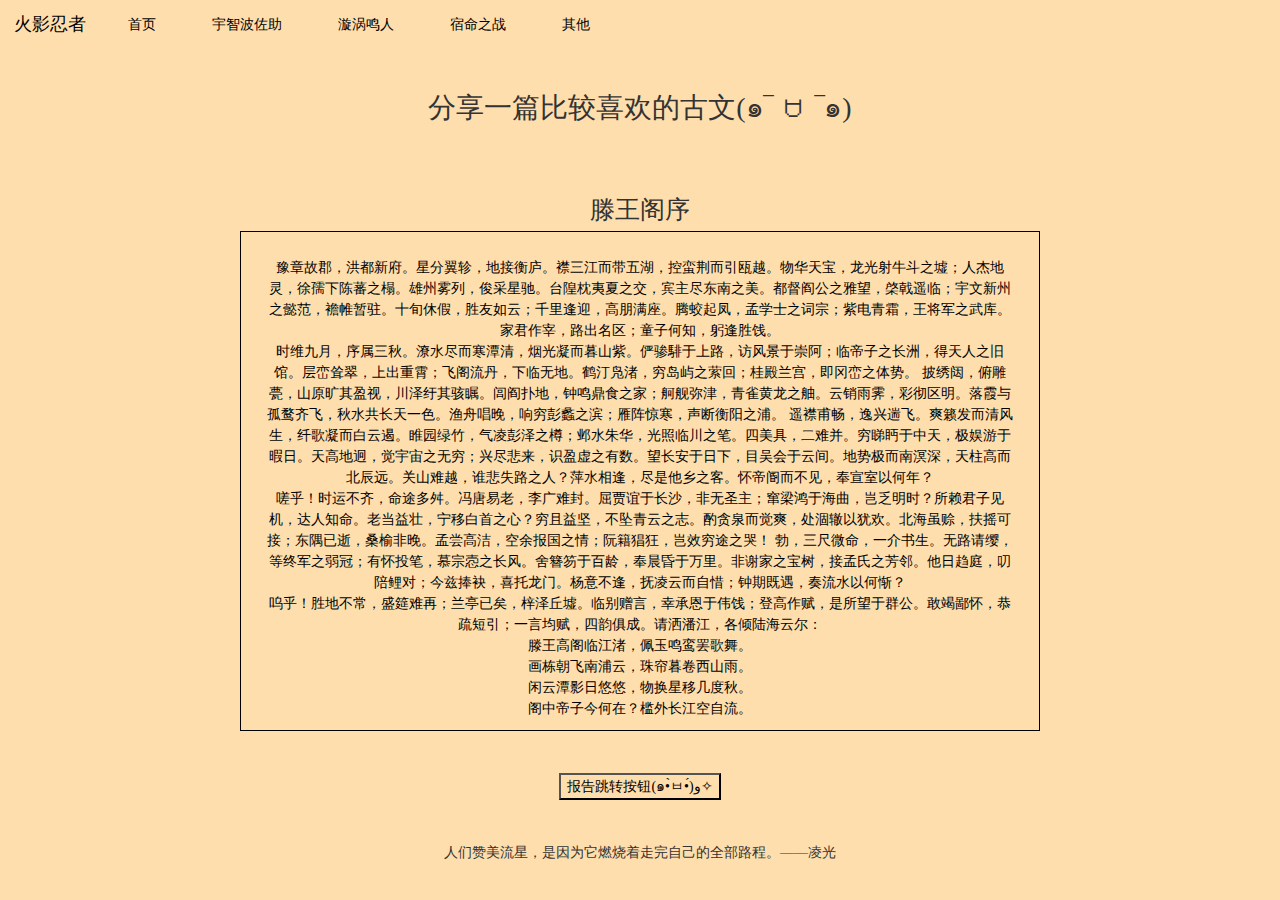
<file: Azzh Web/qita.html>
<!DOCTYPE html>
<html>
	<head>
		<meta charset="utf-8" />
		<meta name="viewport" content="width=device-width, initial-scale=1, shrink-to-fit=no">
		<title>Azglo-zh Web</title>
		<link rel="stylesheet" type="text/css" href="bootstrap/css/bootstrap.css" media="all"/>
		<link rel="stylesheet" type="text/css" href="css/style.css" media="all"/>
		<link rel="stylesheet" type="text/css" href="css/animate.css" media="all"/>
	</head>
	<body style="background-color: navajowhite     ;text-align: center; ">

		<header>
			<!--Navbar-->
			<nav class="navbar navbar-expand-lg navbar-dark primary-color">
			  <!-- Navbar brand -->
			  <a class="navbar-brand" style="color: black;" href="#">火影忍者</a>
			  <!-- Collapse button -->
			  <button class="navbar-toggler" type="button" data-toggle="collapse" data-target="#basicExampleNav"
				aria-controls="basicExampleNav" aria-expanded="false" aria-label="Toggle navigation">
				<span class="navbar-toggler-icon"></span>
			  </button>
			  <!-- Collapsible content -->
			  <div class="collapse navbar-collapse" id="basicExampleNav">
				<!-- Links -->
				<ul class="navbar-nav mr-auto">
				  <li class="nav-item active">
					<a class="nav-link" style="color: black;" href="/shouye.html">首页
					</a>
				  </li>
				  <li class="nav-item">
					<a class="nav-link" style="color: black;" href="/index.html">宇智波佐助
						<span class="sr-only">(current)</span>
					</a>
				  </li>
				  <li class="nav-item">
					<a class="nav-link" style="color: black;" href="/index1.html">漩涡鸣人</a>
				  </li>
				  <!-- Dropdown -->
				  <li class="nav-item">
					<a class="nav-link"  style="color: black;" href="/jiban.html">宿命之战</a>
				  </li>
				  <li class="nav-item">
					<a class="nav-link" style="color: black;" href="/qita.html">其他</a>
				  </li>
				</ul>
				<!-- Links -->
			  </div>
			  <!-- Collapsible content -->
			</nav>
			<!--/.Navbar-->
		  </header>
          <br>
          <br>
          <h2>
              分享一篇比较喜欢的古文(๑‾ ꇴ ‾๑)
          </h2>
          <br>
          <br>
          <br>
          <h3>
              滕王阁序
          </h3>
          <div class="box1"> 豫章故郡，洪都新府。星分翼轸，地接衡庐。襟三江而带五湖，控蛮荆而引瓯越。物华天宝，龙光射牛斗之墟；人杰地灵，徐孺下陈蕃之榻。雄州雾列，俊采星驰。台隍枕夷夏之交，宾主尽东南之美。都督阎公之雅望，棨戟遥临；宇文新州之懿范，襜帷暂驻。十旬休假，胜友如云；千里逢迎，高朋满座。腾蛟起凤，孟学士之词宗；紫电青霜，王将军之武库。家君作宰，路出名区；童子何知，躬逢胜饯。 
              <br>
              时维九月，序属三秋。潦水尽而寒潭清，烟光凝而暮山紫。俨骖騑于上路，访风景于崇阿；临帝子之长洲，得天人之旧馆。层峦耸翠，上出重霄；飞阁流丹，下临无地。鹤汀凫渚，穷岛屿之萦回；桂殿兰宫，即冈峦之体势。

              披绣闼，俯雕甍，山原旷其盈视，川泽纡其骇瞩。闾阎扑地，钟鸣鼎食之家；舸舰弥津，青雀黄龙之舳。云销雨霁，彩彻区明。落霞与孤鹜齐飞，秋水共长天一色。渔舟唱晚，响穷彭蠡之滨；雁阵惊寒，声断衡阳之浦。
              
              遥襟甫畅，逸兴遄飞。爽籁发而清风生，纤歌凝而白云遏。睢园绿竹，气凌彭泽之樽；邺水朱华，光照临川之笔。四美具，二难并。穷睇眄于中天，极娱游于暇日。天高地迥，觉宇宙之无穷；兴尽悲来，识盈虚之有数。望长安于日下，目吴会于云间。地势极而南溟深，天柱高而北辰远。关山难越，谁悲失路之人？萍水相逢，尽是他乡之客。怀帝阍而不见，奉宣室以何年？ 
              <br>
              嗟乎！时运不齐，命途多舛。冯唐易老，李广难封。屈贾谊于长沙，非无圣主；窜梁鸿于海曲，岂乏明时？所赖君子见机，达人知命。老当益壮，宁移白首之心？穷且益坚，不坠青云之志。酌贪泉而觉爽，处涸辙以犹欢。北海虽赊，扶摇可接；东隅已逝，桑榆非晚。孟尝高洁，空余报国之情；阮籍猖狂，岂效穷途之哭！

              勃，三尺微命，一介书生。无路请缨，等终军之弱冠；有怀投笔，慕宗悫之长风。舍簪笏于百龄，奉晨昏于万里。非谢家之宝树，接孟氏之芳邻。他日趋庭，叨陪鲤对；今兹捧袂，喜托龙门。杨意不逢，抚凌云而自惜；钟期既遇，奏流水以何惭？ 
              <br>
              呜乎！胜地不常，盛筵难再；兰亭已矣，梓泽丘墟。临别赠言，幸承恩于伟饯；登高作赋，是所望于群公。敢竭鄙怀，恭疏短引；一言均赋，四韵俱成。请洒潘江，各倾陆海云尔：
              <br>

                滕王高阁临江渚，佩玉鸣鸾罢歌舞。
                <br>
              
                画栋朝飞南浦云，珠帘暮卷西山雨。
                <br>
                
                闲云潭影日悠悠，物换星移几度秋。
                <br>
                阁中帝子今何在？槛外长江空自流。
          </div>
          <br>
          <br>
        <a href="http://www.baidu.com/"><input  style="background-color: navajowhite;" type="button" value='报告跳转按钮(๑•̀ㅂ•́)و✧'></a>
          <br>
          <br>
          <br>
        <P>人们赞美流星，是因为它燃烧着走完自己的全部路程。——凌光</P>




          		<!--<div style="height: 800px;"></div>-->
		<script type="text/javascript" src="js/jquery.min.js"></script>
		<script type="text/javascript" src="bootstrap/js/jquery.slim.min.js"></script>
		<script type="text/javascript" src="bootstrap/js/popper.min.js"></script>
		<script type="text/javascript" src="bootstrap/js/bootstrap.min.js"></script>
		<script type="text/javascript" src="js/wow.min.js"></script>
		<script type="text/javascript">
			if (!(/msie [6|7|8|9]/i.test(navigator.userAgent))){
				new WOW().init();
			};
		</script>
	</body>
</html>
</file>
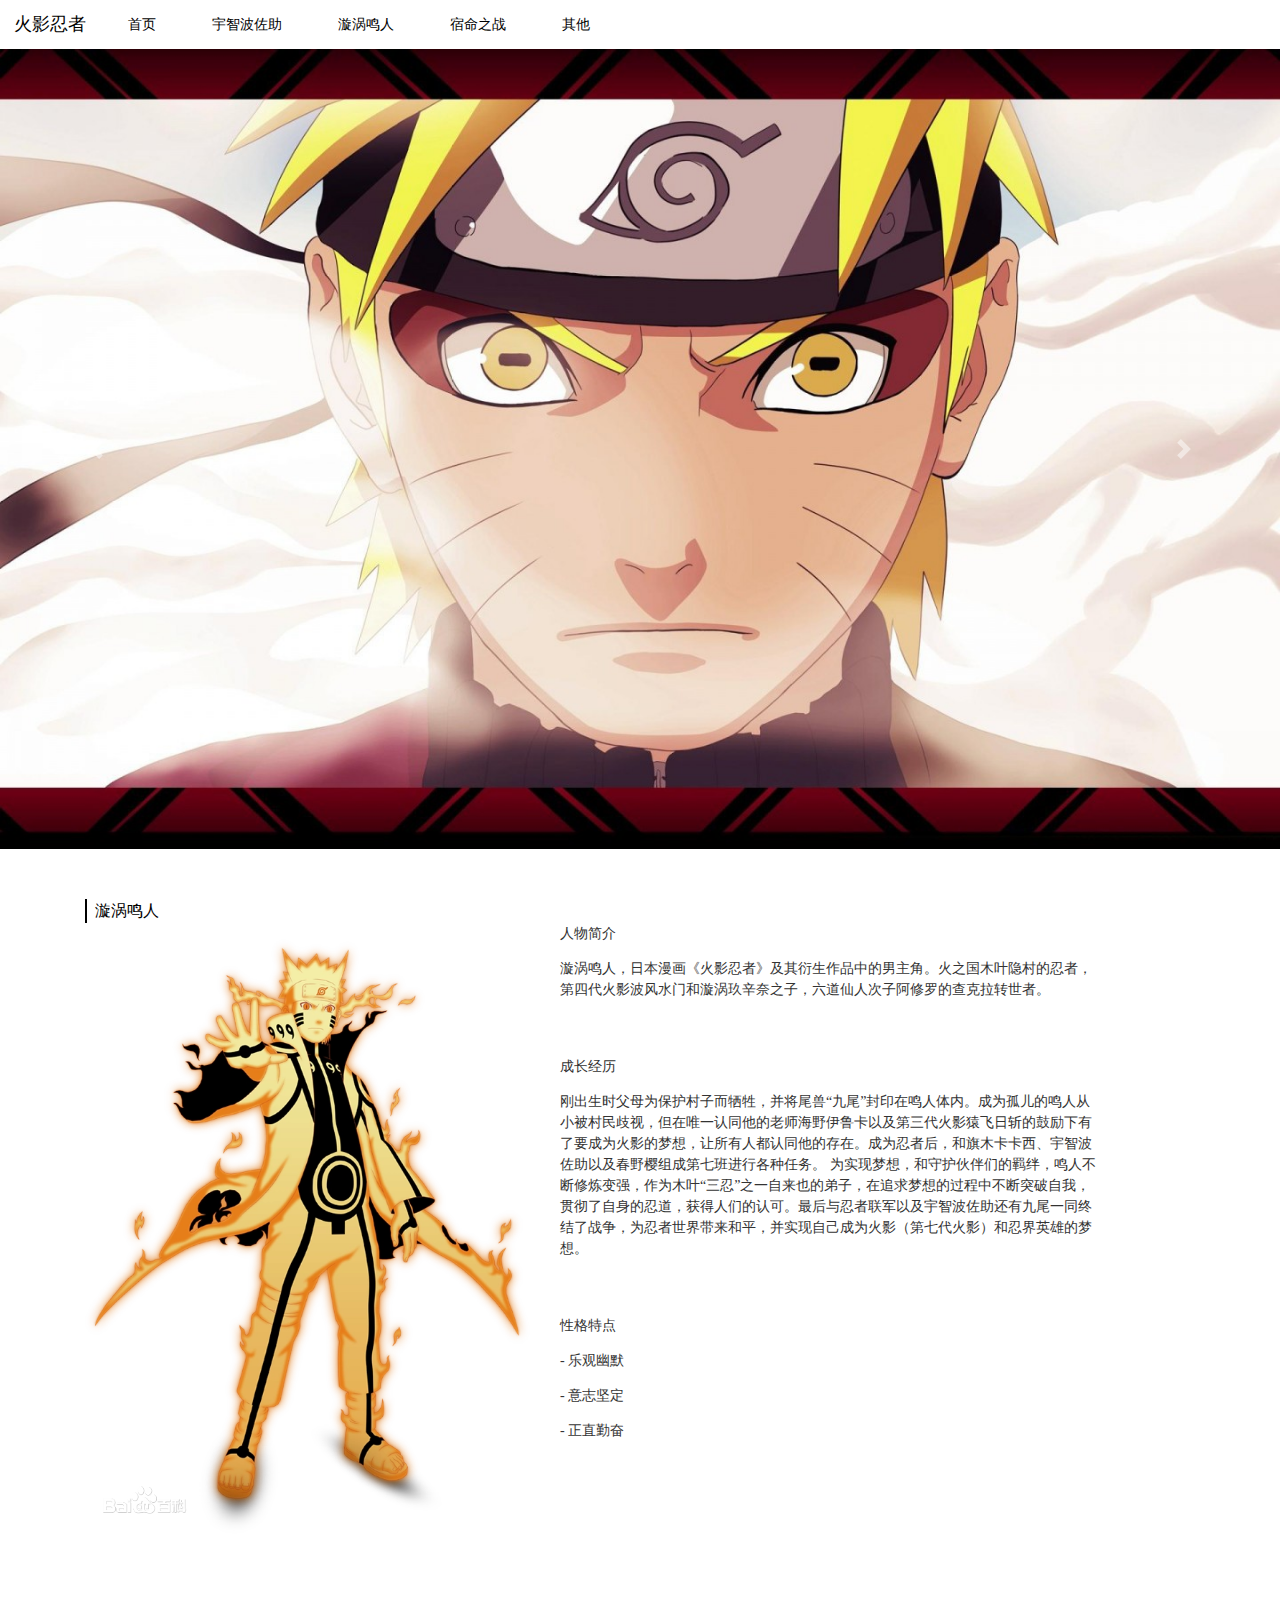
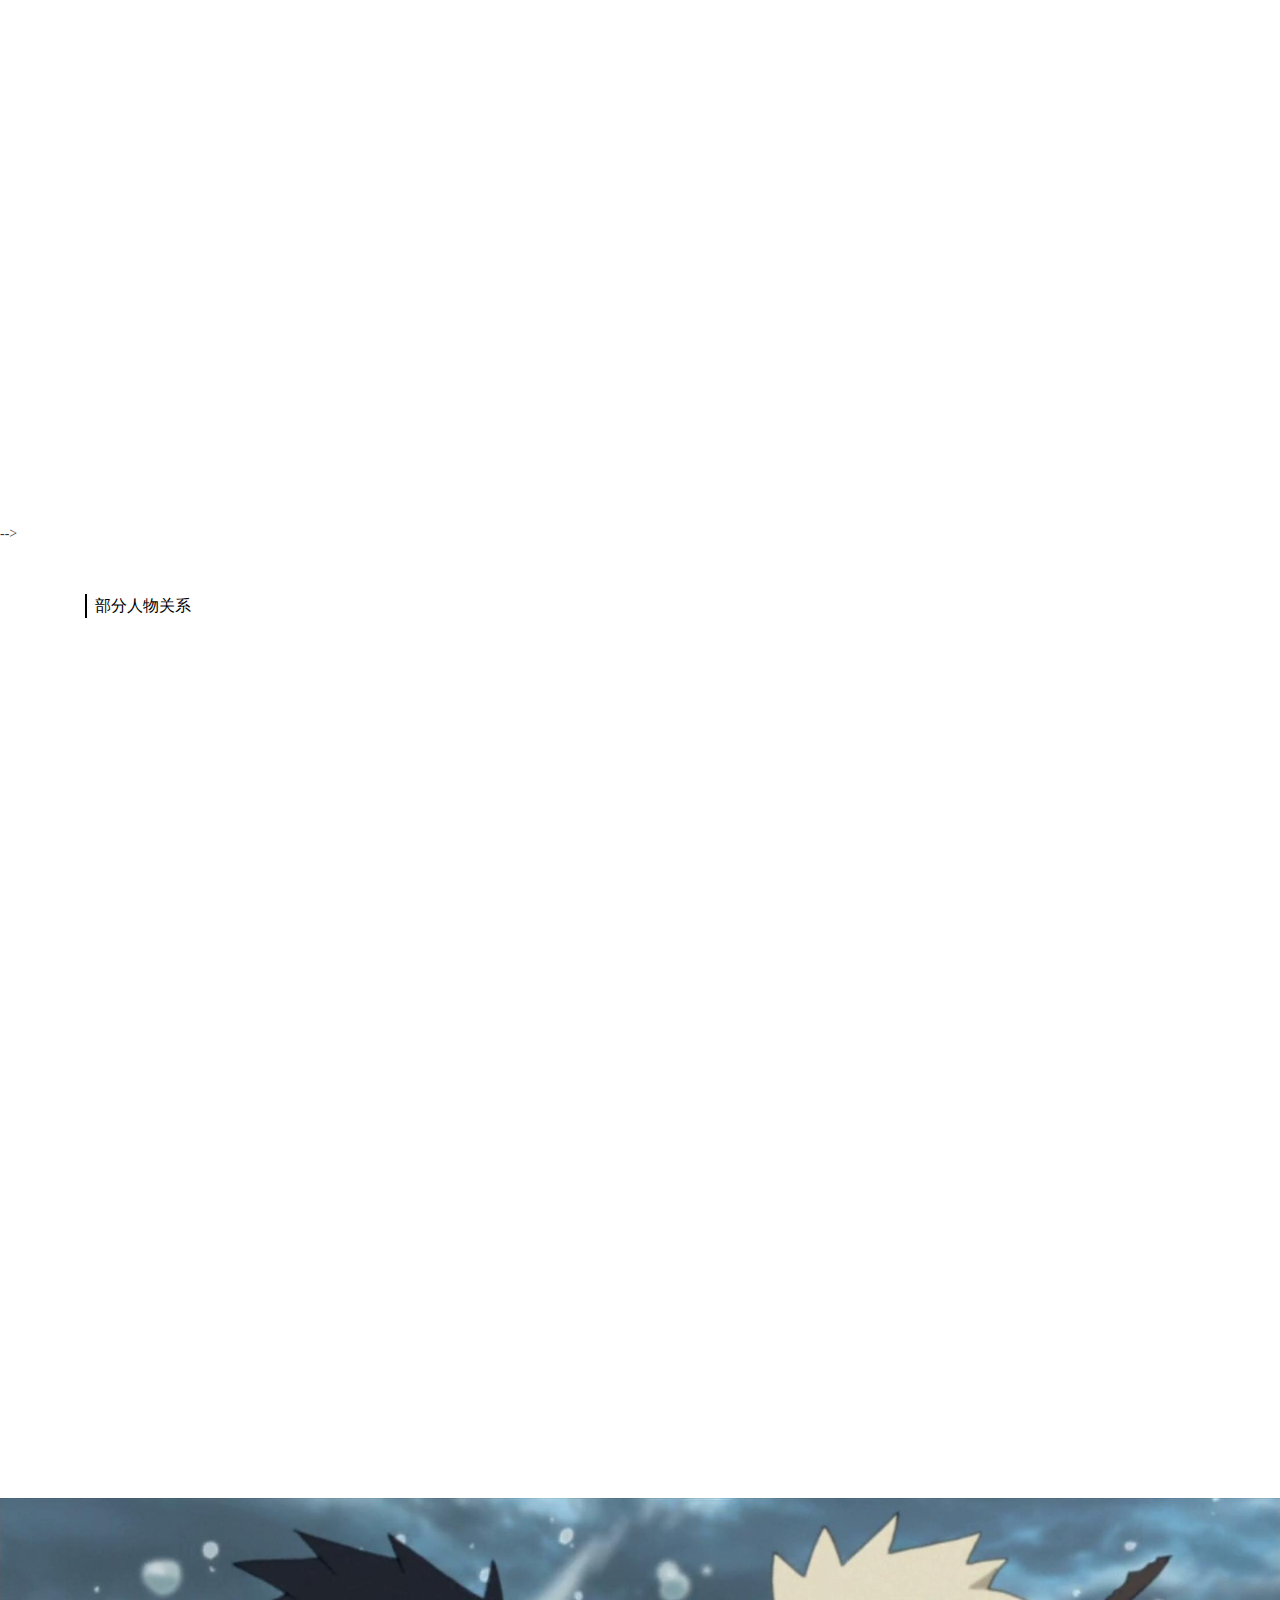
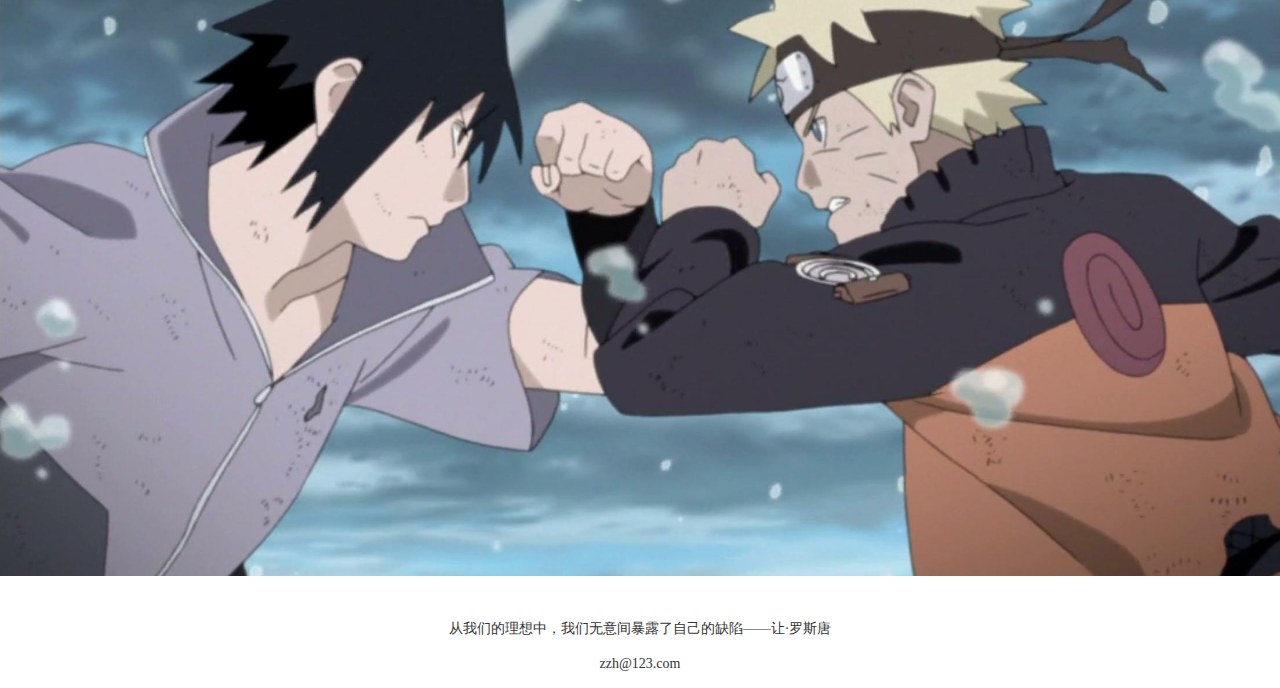
<file: Azzh Web1/index1.html>
<!DOCTYPE html>
<html>
	<head>
		<meta charset="utf-8" />
		<meta name="viewport" content="width=device-width, initial-scale=1, shrink-to-fit=no">
		<title>Azglo-zh Web</title>
		<link rel="stylesheet" type="text/css" href="bootstrap/css/bootstrap.css" media="all"/>
		<link rel="stylesheet" type="text/css" href="css/style.css" media="all"/>
		<link rel="stylesheet" type="text/css" href="css/animate.css" media="all"/>
	</head>
	<body>

		<header>
			<!--Navbar-->
			<nav class="navbar navbar-expand-lg navbar-dark primary-color">
			  <!-- Navbar brand -->
			  <a class="navbar-brand" style="color: black;" href="#">火影忍者</a>
			  <!-- Collapse button -->
			  <button class="navbar-toggler" type="button" data-toggle="collapse" data-target="#basicExampleNav"
				aria-controls="basicExampleNav" aria-expanded="false" aria-label="Toggle navigation">
				<span class="navbar-toggler-icon"></span>
			  </button>
			  <!-- Collapsible content -->
			  <div class="collapse navbar-collapse" id="basicExampleNav">
				<!-- Links -->
				<ul class="navbar-nav mr-auto">
				  <li class="nav-item active">
					<a class="nav-link" style="color: black;" href="./shouye.html">首页
					</a>
				  </li>
				  <li class="nav-item">
					<a class="nav-link" style="color: black;" href="./index.html">宇智波佐助
					</a>
				  </li>
				  <li class="nav-item">
					<a class="nav-link" style="color: black;" href="./index1.html">漩涡鸣人
						<span class="sr-only">(current)</span>
					</a>
				  </li>
				  <!-- Dropdown -->
				  <li class="nav-item">
					<a class="nav-link"  style="color: black;" href="./jiban.html">宿命之战</a>
				  </li>
				  <li class="nav-item">
					<a class="nav-link" style="color: black;" href="./qita.html">其他</a>
				  </li>
				</ul>
				<!-- Links -->
			  </div>
			  <!-- Collapsible content -->
			</nav>
			<!--/.Navbar-->
		  </header>	
		
        <div id="carouselExampleFade" class="carousel slide carousel-fade" data-ride="carousel">
        	<div class="carousel-inner">
        		<div class="carousel-item active">
        			<img src="./img/1.jpeg" class="d-block w-100" alt="..." height="800" >
        		</div>
        		<div class="carousel-item">
        			<img src="./img/2.jpg" class="d-block w-100" alt="..." height="800">
        		</div>
        	</div>
        	<a class="carousel-control-prev" href="#carouselExampleFade" role="button" data-slide="prev">
        		<span class="carousel-control-prev-icon" aria-hidden="true"></span>
        		<span class="sr-only">Previous</span>
        	</a>
        	<a class="carousel-control-next" href="#carouselExampleFade" role="button" data-slide="next">
        		<span class="carousel-control-next-icon" aria-hidden="true"></span>
        		<span class="sr-only">Next</span>
        	</a>
        </div>
        
        

        <div class="container zylimg zylMarTop">
        	<div class="row wow slideInUp">
        		<div class="col-md-12">
        			<div class="zylTitle">漩涡鸣人</div>
        		</div>
        		<div class="col-md-5">
        			<img src="./img/鸣人1.webp" />
        		</div>
        		<div class="col-md-6">
        			<p>人物简介</p>
        			<p>漩涡鸣人，日本漫画《火影忍者》及其衍生作品中的男主角。火之国木叶隐村的忍者，第四代火影波风水门和漩涡玖辛奈之子，六道仙人次子阿修罗的查克拉转世者。</p>
					<br>
					<br>
        			<p>成长经历</p>
        			<p>刚出生时父母为保护村子而牺牲，并将尾兽“九尾”封印在鸣人体内。成为孤儿的鸣人从小被村民歧视，但在唯一认同他的老师海野伊鲁卡以及第三代火影猿飞日斩的鼓励下有了要成为火影的梦想，让所有人都认同他的存在。成为忍者后，和旗木卡卡西、宇智波佐助以及春野樱组成第七班进行各种任务。
						为实现梦想，和守护伙伴们的羁绊，鸣人不断修炼变强，作为木叶“三忍”之一自来也的弟子，在追求梦想的过程中不断突破自我，贯彻了自身的忍道，获得人们的认可。最后与忍者联军以及宇智波佐助还有九尾一同终结了战争，为忍者世界带来和平，并实现自己成为火影（第七代火影）和忍界英雄的梦想。
					</p>
					<br>
					<br>
        			<p>性格特点</p>
        			<p>- 乐观幽默</p>
        			<p>- 意志坚定</p>
        			<p>- 正直勤奋</p>
        		</div>
        	</div>
        </div>
        
        

        <div class="mr">
			<div class="container zylPadTop wow slideInUp">
				<div class="row">
					<div class="col-md-12">
						<div class="zylTitle">背景及信息</div>
					</div>
					<div class="col-md-7">
						<div class="zylPadTop1">
							<p>背景</p>
							<p> 鸣人是四代火影波风水门和漩涡香奈的儿子,是“漩涡”一族,被称为“木叶的最後守护者”他们是“暗之族”像暗部一样，是不能暴露的，漩涡一族的可怕应该可以和五大圣兽并驾齐驱.</p>
							<br>
							<p>- 鸣人是个幽默的人，他经常以一副嬉皮笑脸的面容面对世界，但是有时候他是以笑容掩饰内心的焦虑，不让别人为他担心。对于外人而言，他是个随遇而安的人，但伙伴们往往能看出他埋藏在心中的忧虑。</p>
							<p>- 鸣人的信仰十分坚定，他始终相信着人们能找到光明和正义，同时也很理智，明白正义的道路“不是一条轻松的路，行走在那条道路上将会遭遇无数艰难险阻”，他也十分注重和同伴之间的友情，将卡卡西（带土）的格言“在忍者世界中，不能完成任务的人是废物，抛弃同伴的人则是连废物都不如”铭记在心。</p>
							<p>- 鸣人虽然看似迟钝莽撞，但是并不是笨蛋，他在战斗中往往会有很多充满闪光点的奇特战术和鬼点子，例如对战犬冢牙时的变身术策略、对战角都的分身诱敌、以三代雷影的最强之矛化解其最强之盾等等战例都能看出鸣人并非是个鲁莽之人。</p>
							<p>- 鸣人在学校的成绩很差，爱搞恶作剧，希望成为火影并得到大家的认同，古灵精怪、口无遮拦是鸣人最大的特点，时常成为其他同学的笑柄，也令老师们十分头痛。</p>
						</div>
					</div>
				</div>
			</div>
        </div>
		
		

        -->
        <div class="container zylimg zz1">
        	<div class="row">
        		<div class="col-md-12 zylPadBot">
        			<div class="zylTitle">部分人物关系</div>
        		</div>
        		<div class="col-6 col-md-4 wow slideInUp">
        			<div class="zylCenter zylPadBot zylImgAnimation">
        				<img src="./img/日向.webp" />
        				<figcaption class="zylColor_1">妻子</figcaption>
	        			<div>ひゅうが ひなた  </div>
	        			<div>日向雏田
							</div>
        			</div>
        		</div>
        		<div class="col-6 col-md-4 wow slideInUp">
        			<div class="zylCenter zylPadBot zylImgAnimation">
        				<img src="./img/博人.webp" />
	        			<figcaption class="zylColor_1">儿子</figcaption>
	        			<div>うずまき ボルト</div>
	        			<div>漩涡博人</div>
        			</div>
        		</div>
        		<div class="col-6 col-md-4 wow slideInUp">
        			<div class="zylCenter zylPadBot zylImgAnimation">
        				<img src="./img/向日葵.webp" />
	        			<figcaption class="zylColor_1">女儿</figcaption>
	        			<div>うずまき ヒマワリ </div>
	        			<div>漩涡向日葵</div>
        			</div>
        		</div>
        	</div>
        </div>
        
        

        <div class="zylContainer_2" style="background-image: url(./img/佐鸣.jpg); background-size: cover;">
        	<div class="container wow slideInUp">
        		<div class="row">
        			<div class="col-md-12 zylCard zylimg">
	        			<div class="row">
	        				<div class="col-md-12 zylPadBot zylPadTop">
			        			<div class="zylTitle">形态设定</div>
			        		</div>
			        		<div class="col-6 col-md-6" >
			        			<div class="zylCenter">
			        				<img src="./img/仙人1.jpg" />
			        				<p>九喇嘛模式</p>
			        			</div>
			        		</div>
			        		<div class="col-6 col-md-6">
			        			<div class="zylCenter">
			        				<img src="./img/仙人2.jpg" />
			        				<p>仙人模式</p>
			        			</div>
			        		</div>
	        			</div>
	        		</div>
        		</div>
        	</div>
        </div>
		

        <br>
		<br>
		<p style="text-align: center;">
			从我们的理想中，我们无意间暴露了自己的缺陷——让·罗斯唐
		</p>
        		<div class="col-12 col-md-12">
        			<p class="zylCenter">zzh@123.com</p>
        		</div>
		
		<!--<div style="height: 800px;"></div>-->
		<script type="text/javascript" src="js/jquery.min.js"></script>
		<script type="text/javascript" src="bootstrap/js/jquery.slim.min.js"></script>
		<script type="text/javascript" src="bootstrap/js/popper.min.js"></script>
		<script type="text/javascript" src="bootstrap/js/bootstrap.min.js"></script>
		<script type="text/javascript" src="js/wow.min.js"></script>
		<script type="text/javascript">
			if (!(/msie [6|7|8|9]/i.test(navigator.userAgent))){
				new WOW().init();
			};
		</script>
	</body>
</html>
</file>
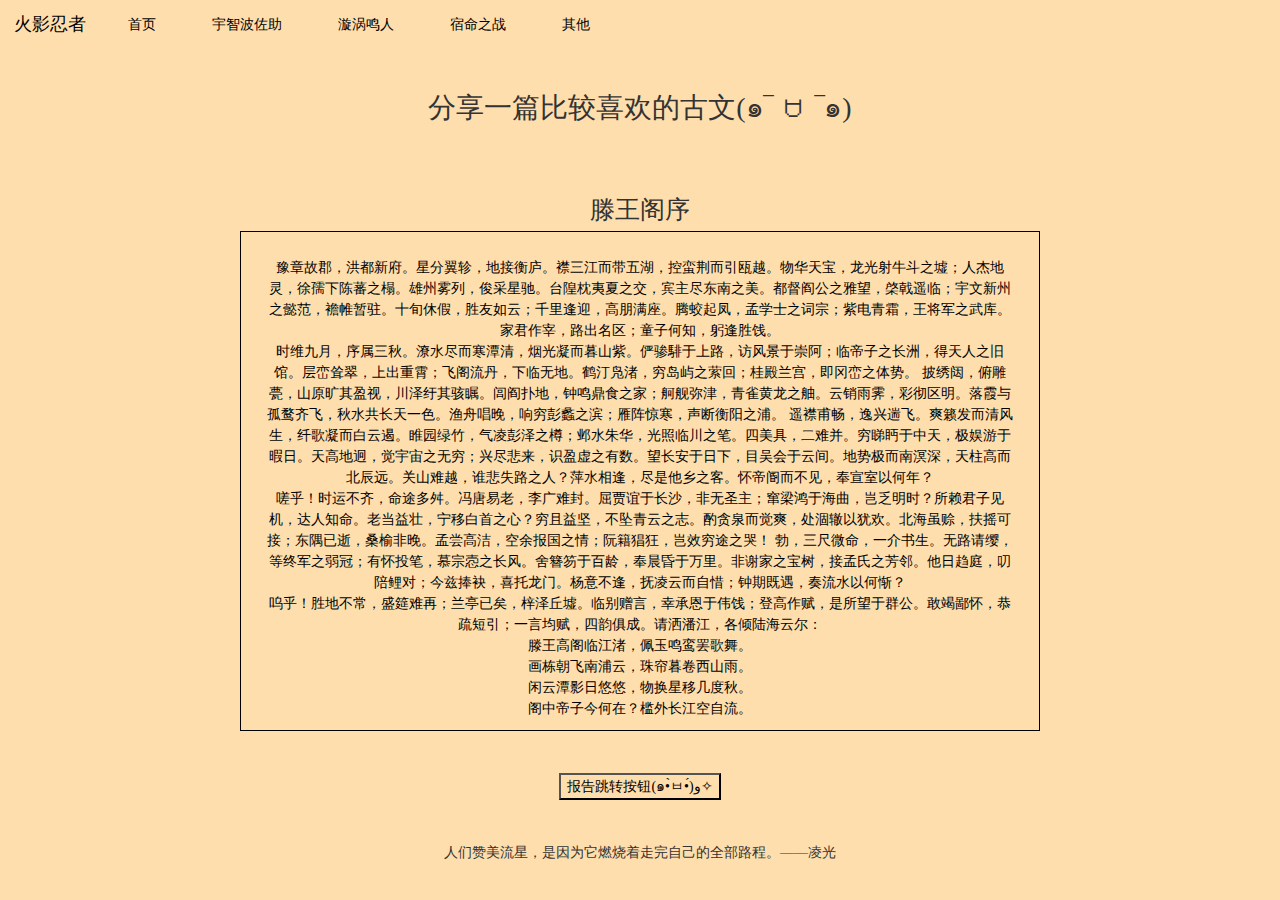
<file: Azzh Web1/qita.html>
<!DOCTYPE html>
<html>
	<head>
		<meta charset="utf-8" />
		<meta name="viewport" content="width=device-width, initial-scale=1, shrink-to-fit=no">
		<title>Azglo-zh Web</title>
		<link rel="stylesheet" type="text/css" href="bootstrap/css/bootstrap.css" media="all"/>
		<link rel="stylesheet" type="text/css" href="css/style.css" media="all"/>
		<link rel="stylesheet" type="text/css" href="css/animate.css" media="all"/>
	</head>
	<body style="background-color: navajowhite     ;text-align: center; ">

		<header>
			<!--Navbar-->
			<nav class="navbar navbar-expand-lg navbar-dark primary-color">
			  <!-- Navbar brand -->
			  <a class="navbar-brand" style="color: black;" href="#">火影忍者</a>
			  <!-- Collapse button -->
			  <button class="navbar-toggler" type="button" data-toggle="collapse" data-target="#basicExampleNav"
				aria-controls="basicExampleNav" aria-expanded="false" aria-label="Toggle navigation">
				<span class="navbar-toggler-icon"></span>
			  </button>
			  <!-- Collapsible content -->
			  <div class="collapse navbar-collapse" id="basicExampleNav">
				<!-- Links -->
				<ul class="navbar-nav mr-auto">
				  <li class="nav-item active">
					<a class="nav-link" style="color: black;" href="./shouye.html">首页
					</a>
				  </li>
				  <li class="nav-item">
					<a class="nav-link" style="color: black;" href="./index.html">宇智波佐助
						<span class="sr-only">(current)</span>
					</a>
				  </li>
				  <li class="nav-item">
					<a class="nav-link" style="color: black;" href="./index1.html">漩涡鸣人</a>
				  </li>
				  <!-- Dropdown -->
				  <li class="nav-item">
					<a class="nav-link"  style="color: black;" href="./jiban.html">宿命之战</a>
				  </li>
				  <li class="nav-item">
					<a class="nav-link" style="color: black;" href="./qita.html">其他</a>
				  </li>
				</ul>
				<!-- Links -->
			  </div>
			  <!-- Collapsible content -->
			</nav>
			<!--/.Navbar-->
		  </header>
          <br>
          <br>
          <h2>
              分享一篇比较喜欢的古文(๑‾ ꇴ ‾๑)
          </h2>
          <br>
          <br>
          <br>
          <h3>
              滕王阁序
          </h3>
          <div class="box1"> 豫章故郡，洪都新府。星分翼轸，地接衡庐。襟三江而带五湖，控蛮荆而引瓯越。物华天宝，龙光射牛斗之墟；人杰地灵，徐孺下陈蕃之榻。雄州雾列，俊采星驰。台隍枕夷夏之交，宾主尽东南之美。都督阎公之雅望，棨戟遥临；宇文新州之懿范，襜帷暂驻。十旬休假，胜友如云；千里逢迎，高朋满座。腾蛟起凤，孟学士之词宗；紫电青霜，王将军之武库。家君作宰，路出名区；童子何知，躬逢胜饯。 
              <br>
              时维九月，序属三秋。潦水尽而寒潭清，烟光凝而暮山紫。俨骖騑于上路，访风景于崇阿；临帝子之长洲，得天人之旧馆。层峦耸翠，上出重霄；飞阁流丹，下临无地。鹤汀凫渚，穷岛屿之萦回；桂殿兰宫，即冈峦之体势。

              披绣闼，俯雕甍，山原旷其盈视，川泽纡其骇瞩。闾阎扑地，钟鸣鼎食之家；舸舰弥津，青雀黄龙之舳。云销雨霁，彩彻区明。落霞与孤鹜齐飞，秋水共长天一色。渔舟唱晚，响穷彭蠡之滨；雁阵惊寒，声断衡阳之浦。
              
              遥襟甫畅，逸兴遄飞。爽籁发而清风生，纤歌凝而白云遏。睢园绿竹，气凌彭泽之樽；邺水朱华，光照临川之笔。四美具，二难并。穷睇眄于中天，极娱游于暇日。天高地迥，觉宇宙之无穷；兴尽悲来，识盈虚之有数。望长安于日下，目吴会于云间。地势极而南溟深，天柱高而北辰远。关山难越，谁悲失路之人？萍水相逢，尽是他乡之客。怀帝阍而不见，奉宣室以何年？ 
              <br>
              嗟乎！时运不齐，命途多舛。冯唐易老，李广难封。屈贾谊于长沙，非无圣主；窜梁鸿于海曲，岂乏明时？所赖君子见机，达人知命。老当益壮，宁移白首之心？穷且益坚，不坠青云之志。酌贪泉而觉爽，处涸辙以犹欢。北海虽赊，扶摇可接；东隅已逝，桑榆非晚。孟尝高洁，空余报国之情；阮籍猖狂，岂效穷途之哭！

              勃，三尺微命，一介书生。无路请缨，等终军之弱冠；有怀投笔，慕宗悫之长风。舍簪笏于百龄，奉晨昏于万里。非谢家之宝树，接孟氏之芳邻。他日趋庭，叨陪鲤对；今兹捧袂，喜托龙门。杨意不逢，抚凌云而自惜；钟期既遇，奏流水以何惭？ 
              <br>
              呜乎！胜地不常，盛筵难再；兰亭已矣，梓泽丘墟。临别赠言，幸承恩于伟饯；登高作赋，是所望于群公。敢竭鄙怀，恭疏短引；一言均赋，四韵俱成。请洒潘江，各倾陆海云尔：
              <br>

                滕王高阁临江渚，佩玉鸣鸾罢歌舞。
                <br>
              
                画栋朝飞南浦云，珠帘暮卷西山雨。
                <br>
                
                闲云潭影日悠悠，物换星移几度秋。
                <br>
                阁中帝子今何在？槛外长江空自流。
          </div>
          <br>
          <br>
        <a href="./report.html"><input  style="background-color: navajowhite;" type="button" value='报告跳转按钮(๑•̀ㅂ•́)و✧'></a>
          <br>
          <br>
          <br>
        <P>人们赞美流星，是因为它燃烧着走完自己的全部路程。——凌光</P>




          		<!--<div style="height: 800px;"></div>-->
		<script type="text/javascript" src="js/jquery.min.js"></script>
		<script type="text/javascript" src="bootstrap/js/jquery.slim.min.js"></script>
		<script type="text/javascript" src="bootstrap/js/popper.min.js"></script>
		<script type="text/javascript" src="bootstrap/js/bootstrap.min.js"></script>
		<script type="text/javascript" src="js/wow.min.js"></script>
		<script type="text/javascript">
			if (!(/msie [6|7|8|9]/i.test(navigator.userAgent))){
				new WOW().init();
			};
		</script>
	</body>
</html>
</file>
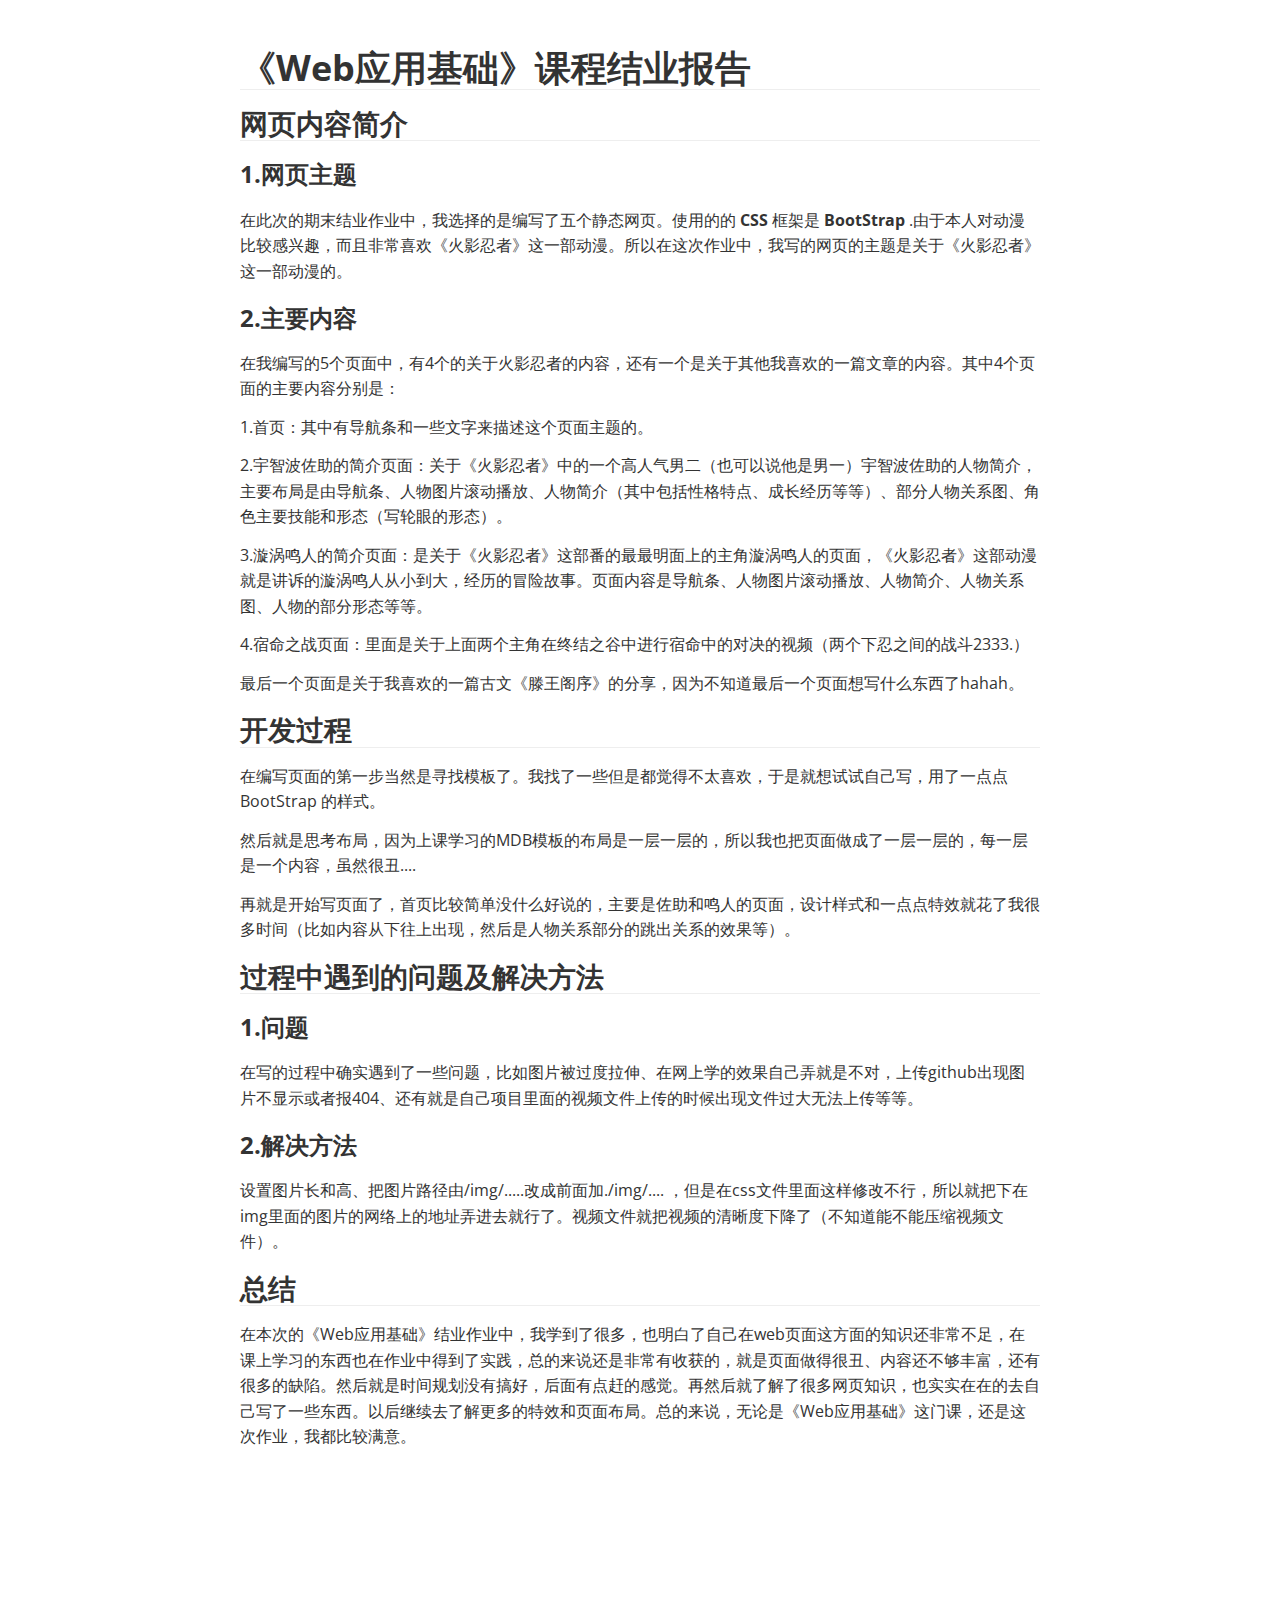
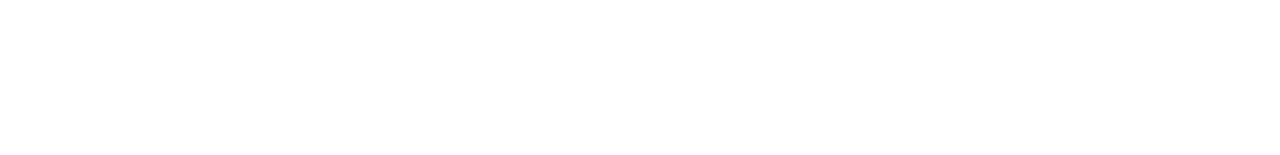
<file: Azzh Web1/report.html>
<!doctype html>
<html>
<head>
<meta charset='UTF-8'><meta name='viewport' content='width=device-width initial-scale=1'>
<title>《Web应用基础》课程结业报告</title><link href='https://fonts.loli.net/css?family=Open+Sans:400italic,700italic,700,400&subset=latin,latin-ext' rel='stylesheet' type='text/css' /><style type='text/css'>html {overflow-x: initial !important;}:root { --bg-color:#ffffff; --text-color:#333333; --select-text-bg-color:#B5D6FC; --select-text-font-color:auto; --monospace:"Lucida Console",Consolas,"Courier",monospace; --title-bar-height:20px; }
.mac-os-11 { --title-bar-height:28px; }
html { font-size: 14px; background-color: var(--bg-color); color: var(--text-color); font-family: "Helvetica Neue", Helvetica, Arial, sans-serif; -webkit-font-smoothing: antialiased; }
body { margin: 0px; padding: 0px; height: auto; bottom: 0px; top: 0px; left: 0px; right: 0px; font-size: 1rem; line-height: 1.42857; overflow-x: hidden; background: inherit; tab-size: 4; }
iframe { margin: auto; }
a.url { word-break: break-all; }
a:active, a:hover { outline: 0px; }
.in-text-selection, ::selection { text-shadow: none; background: var(--select-text-bg-color); color: var(--select-text-font-color); }
#write { margin: 0px auto; height: auto; width: inherit; word-break: normal; overflow-wrap: break-word; position: relative; white-space: normal; overflow-x: visible; padding-top: 36px; }
#write.first-line-indent p { text-indent: 2em; }
#write.first-line-indent li p, #write.first-line-indent p * { text-indent: 0px; }
#write.first-line-indent li { margin-left: 2em; }
.for-image #write { padding-left: 8px; padding-right: 8px; }
body.typora-export { padding-left: 30px; padding-right: 30px; }
.typora-export .footnote-line, .typora-export li, .typora-export p { white-space: pre-wrap; }
.typora-export .task-list-item input { pointer-events: none; }
@media screen and (max-width: 500px) {
  body.typora-export { padding-left: 0px; padding-right: 0px; }
  #write { padding-left: 20px; padding-right: 20px; }
  .CodeMirror-sizer { margin-left: 0px !important; }
  .CodeMirror-gutters { display: none !important; }
}
#write li > figure:last-child { margin-bottom: 0.5rem; }
#write ol, #write ul { position: relative; }
img { max-width: 100%; vertical-align: middle; image-orientation: from-image; }
button, input, select, textarea { color: inherit; font: inherit; }
input[type="checkbox"], input[type="radio"] { line-height: normal; padding: 0px; }
*, ::after, ::before { box-sizing: border-box; }
#write h1, #write h2, #write h3, #write h4, #write h5, #write h6, #write p, #write pre { width: inherit; }
#write h1, #write h2, #write h3, #write h4, #write h5, #write h6, #write p { position: relative; }
p { line-height: inherit; }
h1, h2, h3, h4, h5, h6 { break-after: avoid-page; break-inside: avoid; orphans: 4; }
p { orphans: 4; }
h1 { font-size: 2rem; }
h2 { font-size: 1.8rem; }
h3 { font-size: 1.6rem; }
h4 { font-size: 1.4rem; }
h5 { font-size: 1.2rem; }
h6 { font-size: 1rem; }
.md-math-block, .md-rawblock, h1, h2, h3, h4, h5, h6, p { margin-top: 1rem; margin-bottom: 1rem; }
.hidden { display: none; }
.md-blockmeta { color: rgb(204, 204, 204); font-weight: 700; font-style: italic; }
a { cursor: pointer; }
sup.md-footnote { padding: 2px 4px; background-color: rgba(238, 238, 238, 0.7); color: rgb(85, 85, 85); border-radius: 4px; cursor: pointer; }
sup.md-footnote a, sup.md-footnote a:hover { color: inherit; text-transform: inherit; text-decoration: inherit; }
#write input[type="checkbox"] { cursor: pointer; width: inherit; height: inherit; }
figure { overflow-x: auto; margin: 1.2em 0px; max-width: calc(100% + 16px); padding: 0px; }
figure > table { margin: 0px; }
tr { break-inside: avoid; break-after: auto; }
thead { display: table-header-group; }
table { border-collapse: collapse; border-spacing: 0px; width: 100%; overflow: auto; break-inside: auto; text-align: left; }
table.md-table td { min-width: 32px; }
.CodeMirror-gutters { border-right: 0px; background-color: inherit; }
.CodeMirror-linenumber { user-select: none; }
.CodeMirror { text-align: left; }
.CodeMirror-placeholder { opacity: 0.3; }
.CodeMirror pre { padding: 0px 4px; }
.CodeMirror-lines { padding: 0px; }
div.hr:focus { cursor: none; }
#write pre { white-space: pre-wrap; }
#write.fences-no-line-wrapping pre { white-space: pre; }
#write pre.ty-contain-cm { white-space: normal; }
.CodeMirror-gutters { margin-right: 4px; }
.md-fences { font-size: 0.9rem; display: block; break-inside: avoid; text-align: left; overflow: visible; white-space: pre; background: inherit; position: relative !important; }
.md-diagram-panel { width: 100%; margin-top: 10px; text-align: center; padding-top: 0px; padding-bottom: 8px; overflow-x: auto; }
#write .md-fences.mock-cm { white-space: pre-wrap; }
.md-fences.md-fences-with-lineno { padding-left: 0px; }
#write.fences-no-line-wrapping .md-fences.mock-cm { white-space: pre; overflow-x: auto; }
.md-fences.mock-cm.md-fences-with-lineno { padding-left: 8px; }
.CodeMirror-line, twitterwidget { break-inside: avoid; }
.footnotes { opacity: 0.8; font-size: 0.9rem; margin-top: 1em; margin-bottom: 1em; }
.footnotes + .footnotes { margin-top: 0px; }
.md-reset { margin: 0px; padding: 0px; border: 0px; outline: 0px; vertical-align: top; background: 0px 0px; text-decoration: none; text-shadow: none; float: none; position: static; width: auto; height: auto; white-space: nowrap; cursor: inherit; -webkit-tap-highlight-color: transparent; line-height: normal; font-weight: 400; text-align: left; box-sizing: content-box; direction: ltr; }
li div { padding-top: 0px; }
blockquote { margin: 1rem 0px; }
li .mathjax-block, li p { margin: 0.5rem 0px; }
li blockquote { margin: 1rem 0px; }
li { margin: 0px; position: relative; }
blockquote > :last-child { margin-bottom: 0px; }
blockquote > :first-child, li > :first-child { margin-top: 0px; }
.footnotes-area { color: rgb(136, 136, 136); margin-top: 0.714rem; padding-bottom: 0.143rem; white-space: normal; }
#write .footnote-line { white-space: pre-wrap; }
@media print {
  body, html { border: 1px solid transparent; height: 99%; break-after: avoid; break-before: avoid; font-variant-ligatures: no-common-ligatures; }
  #write { margin-top: 0px; padding-top: 0px; border-color: transparent !important; }
  .typora-export * { -webkit-print-color-adjust: exact; }
  .typora-export #write { break-after: avoid; }
  .typora-export #write::after { height: 0px; }
  .is-mac table { break-inside: avoid; }
}
.footnote-line { margin-top: 0.714em; font-size: 0.7em; }
a img, img a { cursor: pointer; }
pre.md-meta-block { font-size: 0.8rem; min-height: 0.8rem; white-space: pre-wrap; background: rgb(204, 204, 204); display: block; overflow-x: hidden; }
p > .md-image:only-child:not(.md-img-error) img, p > img:only-child { display: block; margin: auto; }
#write.first-line-indent p > .md-image:only-child:not(.md-img-error) img { left: -2em; position: relative; }
p > .md-image:only-child { display: inline-block; width: 100%; }
#write .MathJax_Display { margin: 0.8em 0px 0px; }
.md-math-block { width: 100%; }
.md-math-block:not(:empty)::after { display: none; }
.MathJax_ref { fill: currentcolor; }
[contenteditable="true"]:active, [contenteditable="true"]:focus, [contenteditable="false"]:active, [contenteditable="false"]:focus { outline: 0px; box-shadow: none; }
.md-task-list-item { position: relative; list-style-type: none; }
.task-list-item.md-task-list-item { padding-left: 0px; }
.md-task-list-item > input { position: absolute; top: 0px; left: 0px; margin-left: -1.2em; margin-top: calc(1em - 10px); border: none; }
.math { font-size: 1rem; }
.md-toc { min-height: 3.58rem; position: relative; font-size: 0.9rem; border-radius: 10px; }
.md-toc-content { position: relative; margin-left: 0px; }
.md-toc-content::after, .md-toc::after { display: none; }
.md-toc-item { display: block; color: rgb(65, 131, 196); }
.md-toc-item a { text-decoration: none; }
.md-toc-inner:hover { text-decoration: underline; }
.md-toc-inner { display: inline-block; cursor: pointer; }
.md-toc-h1 .md-toc-inner { margin-left: 0px; font-weight: 700; }
.md-toc-h2 .md-toc-inner { margin-left: 2em; }
.md-toc-h3 .md-toc-inner { margin-left: 4em; }
.md-toc-h4 .md-toc-inner { margin-left: 6em; }
.md-toc-h5 .md-toc-inner { margin-left: 8em; }
.md-toc-h6 .md-toc-inner { margin-left: 10em; }
@media screen and (max-width: 48em) {
  .md-toc-h3 .md-toc-inner { margin-left: 3.5em; }
  .md-toc-h4 .md-toc-inner { margin-left: 5em; }
  .md-toc-h5 .md-toc-inner { margin-left: 6.5em; }
  .md-toc-h6 .md-toc-inner { margin-left: 8em; }
}
a.md-toc-inner { font-size: inherit; font-style: inherit; font-weight: inherit; line-height: inherit; }
.footnote-line a:not(.reversefootnote) { color: inherit; }
.md-attr { display: none; }
.md-fn-count::after { content: "."; }
code, pre, samp, tt { font-family: var(--monospace); }
kbd { margin: 0px 0.1em; padding: 0.1em 0.6em; font-size: 0.8em; color: rgb(36, 39, 41); background: rgb(255, 255, 255); border: 1px solid rgb(173, 179, 185); border-radius: 3px; box-shadow: rgba(12, 13, 14, 0.2) 0px 1px 0px, rgb(255, 255, 255) 0px 0px 0px 2px inset; white-space: nowrap; vertical-align: middle; }
.md-comment { color: rgb(162, 127, 3); opacity: 0.8; font-family: var(--monospace); }
code { text-align: left; vertical-align: initial; }
a.md-print-anchor { white-space: pre !important; border-width: initial !important; border-style: none !important; border-color: initial !important; display: inline-block !important; position: absolute !important; width: 1px !important; right: 0px !important; outline: 0px !important; background: 0px 0px !important; text-decoration: initial !important; text-shadow: initial !important; }
.md-inline-math .MathJax_SVG .noError { display: none !important; }
.html-for-mac .inline-math-svg .MathJax_SVG { vertical-align: 0.2px; }
.md-math-block .MathJax_SVG_Display { text-align: center; margin: 0px; position: relative; text-indent: 0px; max-width: none; max-height: none; min-height: 0px; min-width: 100%; width: auto; overflow-y: hidden; display: block !important; }
.MathJax_SVG_Display, .md-inline-math .MathJax_SVG_Display { width: auto; margin: inherit; display: inline-block !important; }
.MathJax_SVG .MJX-monospace { font-family: var(--monospace); }
.MathJax_SVG .MJX-sans-serif { font-family: sans-serif; }
.MathJax_SVG { display: inline; font-style: normal; font-weight: 400; line-height: normal; zoom: 90%; text-indent: 0px; text-align: left; text-transform: none; letter-spacing: normal; word-spacing: normal; overflow-wrap: normal; white-space: nowrap; float: none; direction: ltr; max-width: none; max-height: none; min-width: 0px; min-height: 0px; border: 0px; padding: 0px; margin: 0px; }
.MathJax_SVG * { transition: none 0s ease 0s; }
.MathJax_SVG_Display svg { vertical-align: middle !important; margin-bottom: 0px !important; margin-top: 0px !important; }
.os-windows.monocolor-emoji .md-emoji { font-family: "Segoe UI Symbol", sans-serif; }
.md-diagram-panel > svg { max-width: 100%; }
[lang="flow"] svg, [lang="mermaid"] svg { max-width: 100%; height: auto; }
[lang="mermaid"] .node text { font-size: 1rem; }
table tr th { border-bottom: 0px; }
video { max-width: 100%; display: block; margin: 0px auto; }
iframe { max-width: 100%; width: 100%; border: none; }
.highlight td, .highlight tr { border: 0px; }
mark { background: rgb(255, 255, 0); color: rgb(0, 0, 0); }
.md-html-inline .md-plain, .md-html-inline strong, mark .md-inline-math, mark strong { color: inherit; }
mark .md-meta { color: rgb(0, 0, 0); opacity: 0.3 !important; }
@media print {
  .typora-export h1, .typora-export h2, .typora-export h3, .typora-export h4, .typora-export h5, .typora-export h6 { break-inside: avoid; }
}
.md-diagram-panel .messageText { stroke: none !important; }
.md-diagram-panel .start-state { fill: var(--node-fill); }
.md-diagram-panel .edgeLabel rect { opacity: 1 !important; }
.md-require-zoom-fix foreignobject { font-size: var(--mermaid-font-zoom); }


:root {
    --side-bar-bg-color: #fafafa;
    --control-text-color: #777;
}

@include-when-export url(https://fonts.loli.net/css?family=Open+Sans:400italic,700italic,700,400&subset=latin,latin-ext);

/* open-sans-regular - latin-ext_latin */
  /* open-sans-italic - latin-ext_latin */
    /* open-sans-700 - latin-ext_latin */
    /* open-sans-700italic - latin-ext_latin */
  html {
    font-size: 16px;
}

body {
    font-family: "Open Sans","Clear Sans", "Helvetica Neue", Helvetica, Arial, sans-serif;
    color: rgb(51, 51, 51);
    line-height: 1.6;
}

#write {
    max-width: 860px;
  	margin: 0 auto;
  	padding: 30px;
    padding-bottom: 100px;
}

@media only screen and (min-width: 1400px) {
	#write {
		max-width: 1024px;
	}
}

@media only screen and (min-width: 1800px) {
	#write {
		max-width: 1200px;
	}
}

#write > ul:first-child,
#write > ol:first-child{
    margin-top: 30px;
}

a {
    color: #4183C4;
}
h1,
h2,
h3,
h4,
h5,
h6 {
    position: relative;
    margin-top: 1rem;
    margin-bottom: 1rem;
    font-weight: bold;
    line-height: 1.4;
    cursor: text;
}
h1:hover a.anchor,
h2:hover a.anchor,
h3:hover a.anchor,
h4:hover a.anchor,
h5:hover a.anchor,
h6:hover a.anchor {
    text-decoration: none;
}
h1 tt,
h1 code {
    font-size: inherit;
}
h2 tt,
h2 code {
    font-size: inherit;
}
h3 tt,
h3 code {
    font-size: inherit;
}
h4 tt,
h4 code {
    font-size: inherit;
}
h5 tt,
h5 code {
    font-size: inherit;
}
h6 tt,
h6 code {
    font-size: inherit;
}
h1 {
    font-size: 2.25em;
    line-height: 1.2;
    border-bottom: 1px solid #eee;
}
h2 {
    font-size: 1.75em;
    line-height: 1.225;
    border-bottom: 1px solid #eee;
}

/*@media print {
    .typora-export h1,
    .typora-export h2 {
        border-bottom: none;
        padding-bottom: initial;
    }

    .typora-export h1::after,
    .typora-export h2::after {
        content: "";
        display: block;
        height: 100px;
        margin-top: -96px;
        border-top: 1px solid #eee;
    }
}*/

h3 {
    font-size: 1.5em;
    line-height: 1.43;
}
h4 {
    font-size: 1.25em;
}
h5 {
    font-size: 1em;
}
h6 {
   font-size: 1em;
    color: #777;
}
p,
blockquote,
ul,
ol,
dl,
table{
    margin: 0.8em 0;
}
li>ol,
li>ul {
    margin: 0 0;
}
hr {
    height: 2px;
    padding: 0;
    margin: 16px 0;
    background-color: #e7e7e7;
    border: 0 none;
    overflow: hidden;
    box-sizing: content-box;
}

li p.first {
    display: inline-block;
}
ul,
ol {
    padding-left: 30px;
}
ul:first-child,
ol:first-child {
    margin-top: 0;
}
ul:last-child,
ol:last-child {
    margin-bottom: 0;
}
blockquote {
    border-left: 4px solid #dfe2e5;
    padding: 0 15px;
    color: #777777;
}
blockquote blockquote {
    padding-right: 0;
}
table {
    padding: 0;
    word-break: initial;
}
table tr {
    border-top: 1px solid #dfe2e5;
    margin: 0;
    padding: 0;
}
table tr:nth-child(2n),
thead {
    background-color: #f8f8f8;
}
table th {
    font-weight: bold;
    border: 1px solid #dfe2e5;
    border-bottom: 0;
    margin: 0;
    padding: 6px 13px;
}
table td {
    border: 1px solid #dfe2e5;
    margin: 0;
    padding: 6px 13px;
}
table th:first-child,
table td:first-child {
    margin-top: 0;
}
table th:last-child,
table td:last-child {
    margin-bottom: 0;
}

.CodeMirror-lines {
    padding-left: 4px;
}

.code-tooltip {
    box-shadow: 0 1px 1px 0 rgba(0,28,36,.3);
    border-top: 1px solid #eef2f2;
}

.md-fences,
code,
tt {
    border: 1px solid #e7eaed;
    background-color: #f8f8f8;
    border-radius: 3px;
    padding: 0;
    padding: 2px 4px 0px 4px;
    font-size: 0.9em;
}

code {
    background-color: #f3f4f4;
    padding: 0 2px 0 2px;
}

.md-fences {
    margin-bottom: 15px;
    margin-top: 15px;
    padding-top: 8px;
    padding-bottom: 6px;
}


.md-task-list-item > input {
  margin-left: -1.3em;
}

@media print {
    html {
        font-size: 13px;
    }
    table,
    pre {
        page-break-inside: avoid;
    }
    pre {
        word-wrap: break-word;
    }
}

.md-fences {
	background-color: #f8f8f8;
}
#write pre.md-meta-block {
	padding: 1rem;
    font-size: 85%;
    line-height: 1.45;
    background-color: #f7f7f7;
    border: 0;
    border-radius: 3px;
    color: #777777;
    margin-top: 0 !important;
}

.mathjax-block>.code-tooltip {
	bottom: .375rem;
}

.md-mathjax-midline {
    background: #fafafa;
}

#write>h3.md-focus:before{
	left: -1.5625rem;
	top: .375rem;
}
#write>h4.md-focus:before{
	left: -1.5625rem;
	top: .285714286rem;
}
#write>h5.md-focus:before{
	left: -1.5625rem;
	top: .285714286rem;
}
#write>h6.md-focus:before{
	left: -1.5625rem;
	top: .285714286rem;
}
.md-image>.md-meta {
    /*border: 1px solid #ddd;*/
    border-radius: 3px;
    padding: 2px 0px 0px 4px;
    font-size: 0.9em;
    color: inherit;
}

.md-tag {
    color: #a7a7a7;
    opacity: 1;
}

.md-toc { 
    margin-top:20px;
    padding-bottom:20px;
}

.sidebar-tabs {
    border-bottom: none;
}

#typora-quick-open {
    border: 1px solid #ddd;
    background-color: #f8f8f8;
}

#typora-quick-open-item {
    background-color: #FAFAFA;
    border-color: #FEFEFE #e5e5e5 #e5e5e5 #eee;
    border-style: solid;
    border-width: 1px;
}

/** focus mode */
.on-focus-mode blockquote {
    border-left-color: rgba(85, 85, 85, 0.12);
}

header, .context-menu, .megamenu-content, footer{
    font-family: "Segoe UI", "Arial", sans-serif;
}

.file-node-content:hover .file-node-icon,
.file-node-content:hover .file-node-open-state{
    visibility: visible;
}

.mac-seamless-mode #typora-sidebar {
    background-color: #fafafa;
    background-color: var(--side-bar-bg-color);
}

.md-lang {
    color: #b4654d;
}

.html-for-mac .context-menu {
    --item-hover-bg-color: #E6F0FE;
}

#md-notification .btn {
    border: 0;
}

.dropdown-menu .divider {
    border-color: #e5e5e5;
}

.ty-preferences .window-content {
    background-color: #fafafa;
}

.ty-preferences .nav-group-item.active {
    color: white;
    background: #999;
}

 :root {--mermaid-font-zoom:1.25em ;} 
</style>
</head>
<body class='typora-export os-windows'>
<div id='write'  class=''><h1><a name="web应用基础课程结业报告" class="md-header-anchor"></a><span>                     《Web应用基础》课程结业报告</span></h1><h2><a name="网页内容简介" class="md-header-anchor"></a><span>网页内容简介</span></h2><h3><a name="1网页主题" class="md-header-anchor"></a><span>1.网页主题</span></h3><p><span>在此次的期末结业作业中，我选择的是编写了五个静态网页。使用的的 </span><strong><span>CSS</span></strong><span> 框架是 </span><strong><span>BootStrap</span></strong><span> .由于本人对动漫比较感兴趣，而且非常喜欢《火影忍者》这一部动漫。所以在这次作业中，我写的网页的主题是关于《火影忍者》这一部动漫的。</span></p><h3><a name="2主要内容" class="md-header-anchor"></a><span>2.主要内容</span></h3><p><span>在我编写的5个页面中，有4个的关于火影忍者的内容，还有一个是关于其他我喜欢的一篇文章的内容。其中4个页面的主要内容分别是：</span></p><p><span>1.首页：其中有导航条和一些文字来描述这个页面主题的。</span></p><p><span>2.宇智波佐助的简介页面：关于《火影忍者》中的一个高人气男二（也可以说他是男一）宇智波佐助的人物简介，主要布局是由导航条、人物图片滚动播放、人物简介（其中包括性格特点、成长经历等等）、部分人物关系图、角色主要技能和形态（写轮眼的形态）。</span></p><p><span>3.漩涡鸣人的简介页面：是关于《火影忍者》这部番的最最明面上的主角漩涡鸣人的页面，《火影忍者》这部动漫就是讲诉的漩涡鸣人从小到大，经历的冒险故事。页面内容是导航条、人物图片滚动播放、人物简介、人物关系图、人物的部分形态等等。</span></p><p><span>4.宿命之战页面：里面是关于上面两个主角在终结之谷中进行宿命中的对决的视频（两个下忍之间的战斗2333.）</span></p><p><span>最后一个页面是关于我喜欢的一篇古文《滕王阁序》的分享，因为不知道最后一个页面想写什么东西了hahah。</span></p><h2><a name="开发过程" class="md-header-anchor"></a><span>开发过程</span></h2><p><span>在编写页面的第一步当然是寻找模板了。我找了一些但是都觉得不太喜欢，于是就想试试自己写，用了一点点 BootStrap 的样式。</span></p><p><span>然后就是思考布局，因为上课学习的MDB模板的布局是一层一层的，所以我也把页面做成了一层一层的，每一层是一个内容，虽然很丑....</span></p><p><span>再就是开始写页面了，首页比较简单没什么好说的，主要是佐助和鸣人的页面，设计样式和一点点特效就花了我很多时间（比如内容从下往上出现，然后是人物关系部分的跳出关系的效果等）。</span></p><h2><a name="过程中遇到的问题及解决方法" class="md-header-anchor"></a><span>过程中遇到的问题及解决方法</span></h2><h3><a name="1问题" class="md-header-anchor"></a><span>1.问题</span></h3><p><span>在写的过程中确实遇到了一些问题，比如图片被过度拉伸、在网上学的效果自己弄就是不对，上传github出现图片不显示或者报404、还有就是自己项目里面的视频文件上传的时候出现文件过大无法上传等等。</span></p><h3><a name="2解决方法" class="md-header-anchor"></a><span>2.解决方法</span></h3><p><span>设置图片长和高、把图片路径由/img/.....改成前面加./img/.... ，但是在css文件里面这样修改不行，所以就把下在img里面的图片的网络上的地址弄进去就行了。视频文件就把视频的清晰度下降了（不知道能不能压缩视频文件）。</span></p><h2><a name="总结" class="md-header-anchor"></a><span>总结</span></h2><p><span>在本次的《Web应用基础》结业作业中，我学到了很多，也明白了自己在web页面这方面的知识还非常不足，在课上学习的东西也在作业中得到了实践，总的来说还是非常有收获的，就是页面做得很丑、内容还不够丰富，还有很多的缺陷。然后就是时间规划没有搞好，后面有点赶的感觉。再然后就了解了很多网页知识，也实实在在的去自己写了一些东西。以后继续去了解更多的特效和页面布局。总的来说，无论是《Web应用基础》这门课，还是这次作业，我都比较满意。</span></p><p>&nbsp;</p><p>&nbsp;</p><p>&nbsp;</p><p>&nbsp;</p><p>&nbsp;</p></div>
</body>
</html>
</file>
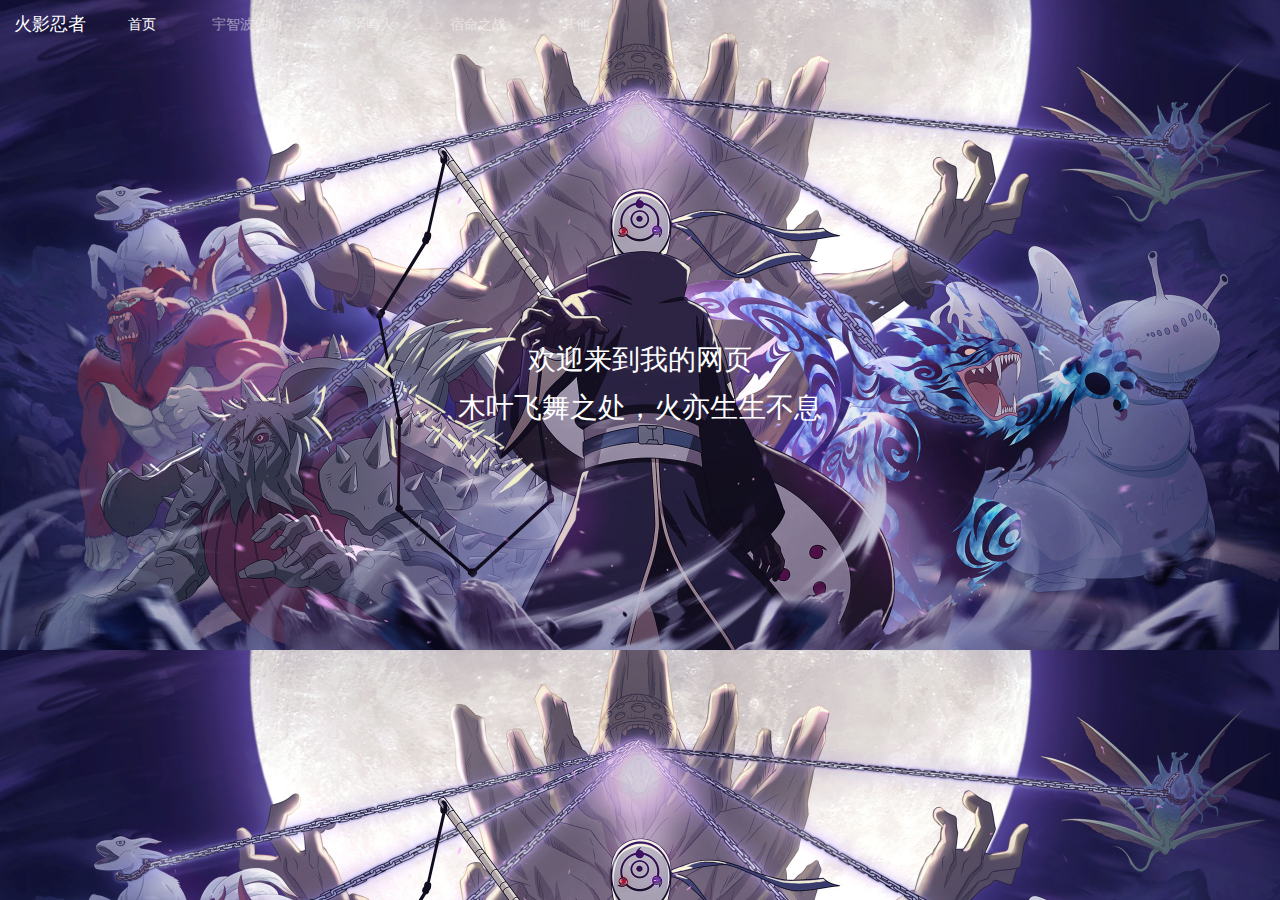
<file: Azzh Web1/shouye.html>
<!DOCTYPE html>
<html>
    <head>
		<meta charset="utf-8" />
		<meta name="viewport" content="width=device-width, initial-scale=1, shrink-to-fit=no">
		<title>Azglo-zh Web</title>
		<link rel="stylesheet" type="text/css" href="bootstrap/css/bootstrap.css" media="all"/>
		<link rel="stylesheet" type="text/css" href="css/style.css" media="all"/>
		<link rel="stylesheet" type="text/css" href="css/animate.css" media="all"/>
	</head>
<body style="background-image:url(./img/斑.jpeg) ; background-size: cover; text-align: center;">        
    <header>
        <!--Navbar-->
        <nav class="navbar navbar-expand-lg navbar-dark primary-color">
          <!-- Navbar brand -->
          <a class="navbar-brand" href="#">火影忍者</a>
          <!-- Collapse button -->
          <button class="navbar-toggler" type="button" data-toggle="collapse" data-target="#basicExampleNav"
            aria-controls="basicExampleNav" aria-expanded="false" aria-label="Toggle navigation">
            <span class="navbar-toggler-icon"></span>
          </button>
          <!-- Collapsible content -->
          <div class="collapse navbar-collapse" id="basicExampleNav">
            <!-- Links -->
            <ul class="navbar-nav mr-auto">
              <li class="nav-item active">
                <a class="nav-link" href="./shouye.html">首页
                  <span class="sr-only">(current)</span>
                </a>
              </li>
              <li class="nav-item ">
                <a class="nav-link " href="./index.html">宇智波佐助</a>
              </li>
              <li class="nav-item">
                <a class="nav-link"  href="./index1.html">漩涡鸣人</a>
              </li>
              <!-- Dropdown -->
              <li class="nav-item">
                <a class="nav-link" href="./jiban.html">宿命之战</a>
              </li>
              <li class="nav-item">
                <a class="nav-link" href="./qita.html">其他</a>
              </li>
            </ul>
            <!-- Links -->
          </div>
          <!-- Collapsible content -->
        </nav>
        <!--/.Navbar-->
      </header>
      <div>
          <br>
          <br>
          <br>
          <br>
          <br>
          <br>
          <br>
          <br>
          <br>
          <br>
          <br>
          <br>
          <br>
          <br>
        <h2 style="color: white;">
            <p>欢迎来到我的网页</p>
            <p>木叶飞舞之处，火亦生生不息</p>
        </h2>
    </div>
</body>
</html>
</file>
<file: Azzh Web1/css/style.css>
html, body{
	font-family: "微软雅黑";
	font-size: 14px;
	color: #333333;
}
.text{
	color: #000000;
}
.box1 {
	height: 500px;
	width: 800px;
	color:black;
	border: 1px solid black ;
	padding: 25px;
	margin: auto;
	
  }
/*
 * 公共类
 */
.zylTitle{
	font-size: 16px;
	font-weight: 300;
	color: #000;
	padding-left: 8px;
    border-left: 2px solid #000000;
}
.zylMarTop{
	margin-top: 50px;
}
.zylPadTop{
	padding-top: 50px;
	color: #FFFFFF;
}
.zylPadTop1{
	padding-top: 50px;
	color:white;
}

.zylPadBot{
	padding-bottom: 50px;
}
.zylimg img{
	width: 100%;
	height: 100%;
}
.zylCenter{
	text-align: center;
}
.zylRight{
	float: right;
}
.zylColor_1{
	color: #EA3206;
}


/*
 * 导航栏
 */
.bg-light {
    background-color: #FFFFFF !important;
    min-height: 80px;
}
.navbar-light .navbar-nav .nav-link {
    color: rgba(0, 0, 0, 0.8);
}
.navbar-light .navbar-brand {
    color: rgba(0, 0, 0, 0.9);
    padding-left: 20px;
}
@media (min-width: 992px){
	.navbar-expand-lg .navbar-nav .nav-link {
	    padding-right: 2rem;
	    padding-left: 2rem;
	}
}



.zylContainer{
	height: 580px;
	background-image: url(https://i.chanel.cn/content/dam/fnb/core/contents/chanelbeautywave4/Landing/banneremerch/Banner_desktop_Look2.adaptive.1600.jpg);
	background-size: cover;
}


.zylImgAnimation{
	
}
.zylImgAnimation img{
	cursor: pointer;
	-webkit-transition: -webkit-transform 0.4s;
	-moz-transition: -moz-transform 0.4s;
	transition: transform 0.4s;
}
.zylImgAnimation:hover img{
	-webkit-transform: translateY(-20px);
	-moz-transform: translateY(-20px);
	-ms-transform: translateY(-20px);
	transform: translateY(-20px);
}
.zylImgAnimation figcaption{
	margin-top: -50px;
	height: 50px;
	line-height: 50px;
	width: 100%;
	background-color: rgba(241,241,239,0.6);
	top: auto;
	bottom: 0;
	opacity: 0;
	-webkit-transform: translateY(100%);
	-moz-transform: translateY(100%);
	-ms-transform: translateY(100%);
	transform: translateY(100%);
	-webkit-transition: -webkit-transform 0.4s, opacity 0.1s 0.3s;
	-moz-transition: -moz-transform 0.4s, opacity 0.1s 0.3s;
	transition: transform 0.4s, opacity 0.1s 0.3s;
}
.zylImgAnimation:hover figcaption{
	opacity: 1;
	background-color: rgba(241,241,239,0.6);
	-webkit-transform: translateY(0px);
	-moz-transform: translateY(0px);
	-ms-transform: translateY(0px);
	transform: translateY(0px);
	-webkit-transition: -webkit-transform 0.4s, opacity 0.1s;
	-moz-transition: -moz-transform 0.4s, opacity 0.1s;
	transition: transform 0.4s, opacity 0.1s;
}



.zylContainer_2{
	padding-bottom: 5%;
}
.zylCard{
	margin-top: 7%;
	padding-bottom: 2%;
	background-color: rgba(255,255,255,0.9);
}
.zylCard p{
	padding-top: 15px;
}



/*
 *滚动条样式
 */
::-webkit-scrollbar {
	width: 0px;
	height: 0px;
}
::-webkit-scrollbar-track {
	background-color: #0084b5;
}
::-webkit-scrollbar-thumb {
	background-color: #0084b5;
}
::-webkit-scrollbar-thumb:hover {
	background-color: #C5C7CA
}
::-webkit-scrollbar-thumb:active {
	background-color: #C5C7CA
}
html {
	-ms-overflow-style: none;
	scrollbar-width: none;
}
.zuozhu{
	height: 580px;
}
.zz1{
	margin-top: 50px;
}
.mr{
	height: 580px;
	background-image: url(https://up.enterdesk.com/edpic_source/31/3a/0d/313a0dcf2f3e65564f043797e6d085b3.jpg);
	background-size: cover;
}
.button{
	width:100px;

	height: 60px;
	
	background-color:navajowhite;
}
</file>
<file: The frist web2.0/css/style.css>
html,
body,
header,
#intro {
    height: 100%;
}

#intro {
    background: url("https://img1.baidu.com/it/u=3525040569,1038095768&fm=26&fmt=auto&gp=0.jpg")no-repeat center center fixed;
    -webkit-background-size: cover; /* 针对Chrome, Safari, Edge等浏览器 */
    -moz-background-size: cover;    /* 针对Firefox浏览器 */
    -o-background-size: cover;      /* 针对Operallq */
    background-size: cover;         /* 通用 */
}
.top-nav-collapse {
    background-color: #24355C;
  }
.example-float-left {
    float: left;
  }
</file>
<file: The frist web/MDB-Pro-4.12/css/style.css>
/* Required for full background image */

html,
body,
header,
.view {
height: 100%;
}

@media (max-width: 740px) {
html,
body,
header,
.view {
height: 100vh;
}
}
#intro {
  background: url("https://mdbootstrap.com/img/Photos/Horizontal/Nature/full%20page/img%20%283%29.jpg")no-repeat center center fixed;
  -webkit-background-size: cover; /* 针对Chrome, Safari, Edge等浏览器 */
  -moz-background-size: cover;    /* 针对Firefox浏览器 */
  -o-background-size: cover;      /* 针对Operallq */
  background-size: cover;         /* 通用 */
}
.top-nav-collapse {
background-color: #78909c !important;
}

.navbar:not(.top-nav-collapse) {
background: transparent !important;
}

@media (max-width: 991px) {
.navbar:not(.top-nav-collapse) {
background: #78909c !important;
}
}

h1 {
letter-spacing: 8px;
}

h5 {
letter-spacing: 3px;
}

.hr-light {
border-top: 3px solid #fff;
width: 80px;
}
.example-float-left {
    float: left;
  }
  .img {
    margin: 5px;
    border: 1px solid #ccc;
    float: left;
    width: 180px;
}
.img:hover {
  border: 1px solid #777;
}
.img img {
  width: 100%;
  height: auto;
}
.desc {
  padding: 15px;
  text-align: center;
}
</file>
<file: Azzh Web/css/style.css>
html, body{
	font-family: "微软雅黑";
	font-size: 14px;
	color: #333333;
}
.text{
	color: #000000;
}
.box1 {
	height: 500px;
	width: 800px;
	color:black;
	border: 1px solid black ;
	padding: 25px;
	margin: auto;
	
  }
/*
 * 公共类
 */
.zylTitle{
	font-size: 16px;
	font-weight: 300;
	color: #000;
	padding-left: 8px;
    border-left: 2px solid #000000;
}
.zylMarTop{
	margin-top: 50px;
}
.zylPadTop{
	padding-top: 50px;
	color: #FFFFFF;
}
.zylPadTop1{
	padding-top: 50px;
	color:white;
}

.zylPadBot{
	padding-bottom: 50px;
}
.zylimg img{
	width: 100%;
	height: 100%;
}
.zylCenter{
	text-align: center;
}
.zylRight{
	float: right;
}
.zylColor_1{
	color: #EA3206;
}


/*
 * 导航栏
 */
.bg-light {
    background-color: #FFFFFF !important;
    min-height: 80px;
}
.navbar-light .navbar-nav .nav-link {
    color: rgba(0, 0, 0, 0.8);
}
.navbar-light .navbar-brand {
    color: rgba(0, 0, 0, 0.9);
    padding-left: 20px;
}
@media (min-width: 992px){
	.navbar-expand-lg .navbar-nav .nav-link {
	    padding-right: 2rem;
	    padding-left: 2rem;
	}
}


/*
 * 香奈儿美妆
 */
.zylContainer{
	height: 580px;
	background-image: url(https://i.chanel.cn/content/dam/fnb/core/contents/chanelbeautywave4/Landing/banneremerch/Banner_desktop_Look2.adaptive.1600.jpg);
	background-size: cover;
}


/*
 * 明星产品
 */
.zylImgAnimation{
	
}
.zylImgAnimation img{
	cursor: pointer;
	-webkit-transition: -webkit-transform 0.4s;
	-moz-transition: -moz-transform 0.4s;
	transition: transform 0.4s;
}
.zylImgAnimation:hover img{
	-webkit-transform: translateY(-20px);
	-moz-transform: translateY(-20px);
	-ms-transform: translateY(-20px);
	transform: translateY(-20px);
}
.zylImgAnimation figcaption{
	margin-top: -50px;
	height: 50px;
	line-height: 50px;
	width: 100%;
	background-color: rgba(241,241,239,0.6);
	top: auto;
	bottom: 0;
	opacity: 0;
	-webkit-transform: translateY(100%);
	-moz-transform: translateY(100%);
	-ms-transform: translateY(100%);
	transform: translateY(100%);
	-webkit-transition: -webkit-transform 0.4s, opacity 0.1s 0.3s;
	-moz-transition: -moz-transform 0.4s, opacity 0.1s 0.3s;
	transition: transform 0.4s, opacity 0.1s 0.3s;
}
.zylImgAnimation:hover figcaption{
	opacity: 1;
	background-color: rgba(241,241,239,0.6);
	-webkit-transform: translateY(0px);
	-moz-transform: translateY(0px);
	-ms-transform: translateY(0px);
	transform: translateY(0px);
	-webkit-transition: -webkit-transform 0.4s, opacity 0.1s;
	-moz-transition: -moz-transform 0.4s, opacity 0.1s;
	transition: transform 0.4s, opacity 0.1s;
}



/*
 * 香奈儿美妆访谈 第六集
 */
.zylContainer_2{
	padding-bottom: 5%;
	background-image: url(/img/佐鸣.jpg);
	background-size: cover;
}
.zylCard{
	margin-top: 7%;
	padding-bottom: 2%;
	background-color: rgba(255,255,255,0.9);
}
.zylCard p{
	padding-top: 15px;
}



/*
 *滚动条样式
 */
::-webkit-scrollbar {
	width: 0px;
	height: 0px;
}
::-webkit-scrollbar-track {
	background-color: #0084b5;
}
::-webkit-scrollbar-thumb {
	background-color: #0084b5;
}
::-webkit-scrollbar-thumb:hover {
	background-color: #C5C7CA
}
::-webkit-scrollbar-thumb:active {
	background-color: #C5C7CA
}
html {
	-ms-overflow-style: none;
	scrollbar-width: none;
}
.zuozhu{
	height: 580px;
	background-image: url(/img/zz4.jpg);
	background-size: cover;
}
.zz1{
	margin-top: 50px;
}
.mr{
	height: 580px;
	background-image: url(/img/鸣人3.jpg);
	background-size: cover;
}
.button{
	width:100px;

	height: 60px;
	
	background-color:navajowhite;
}
</file>
